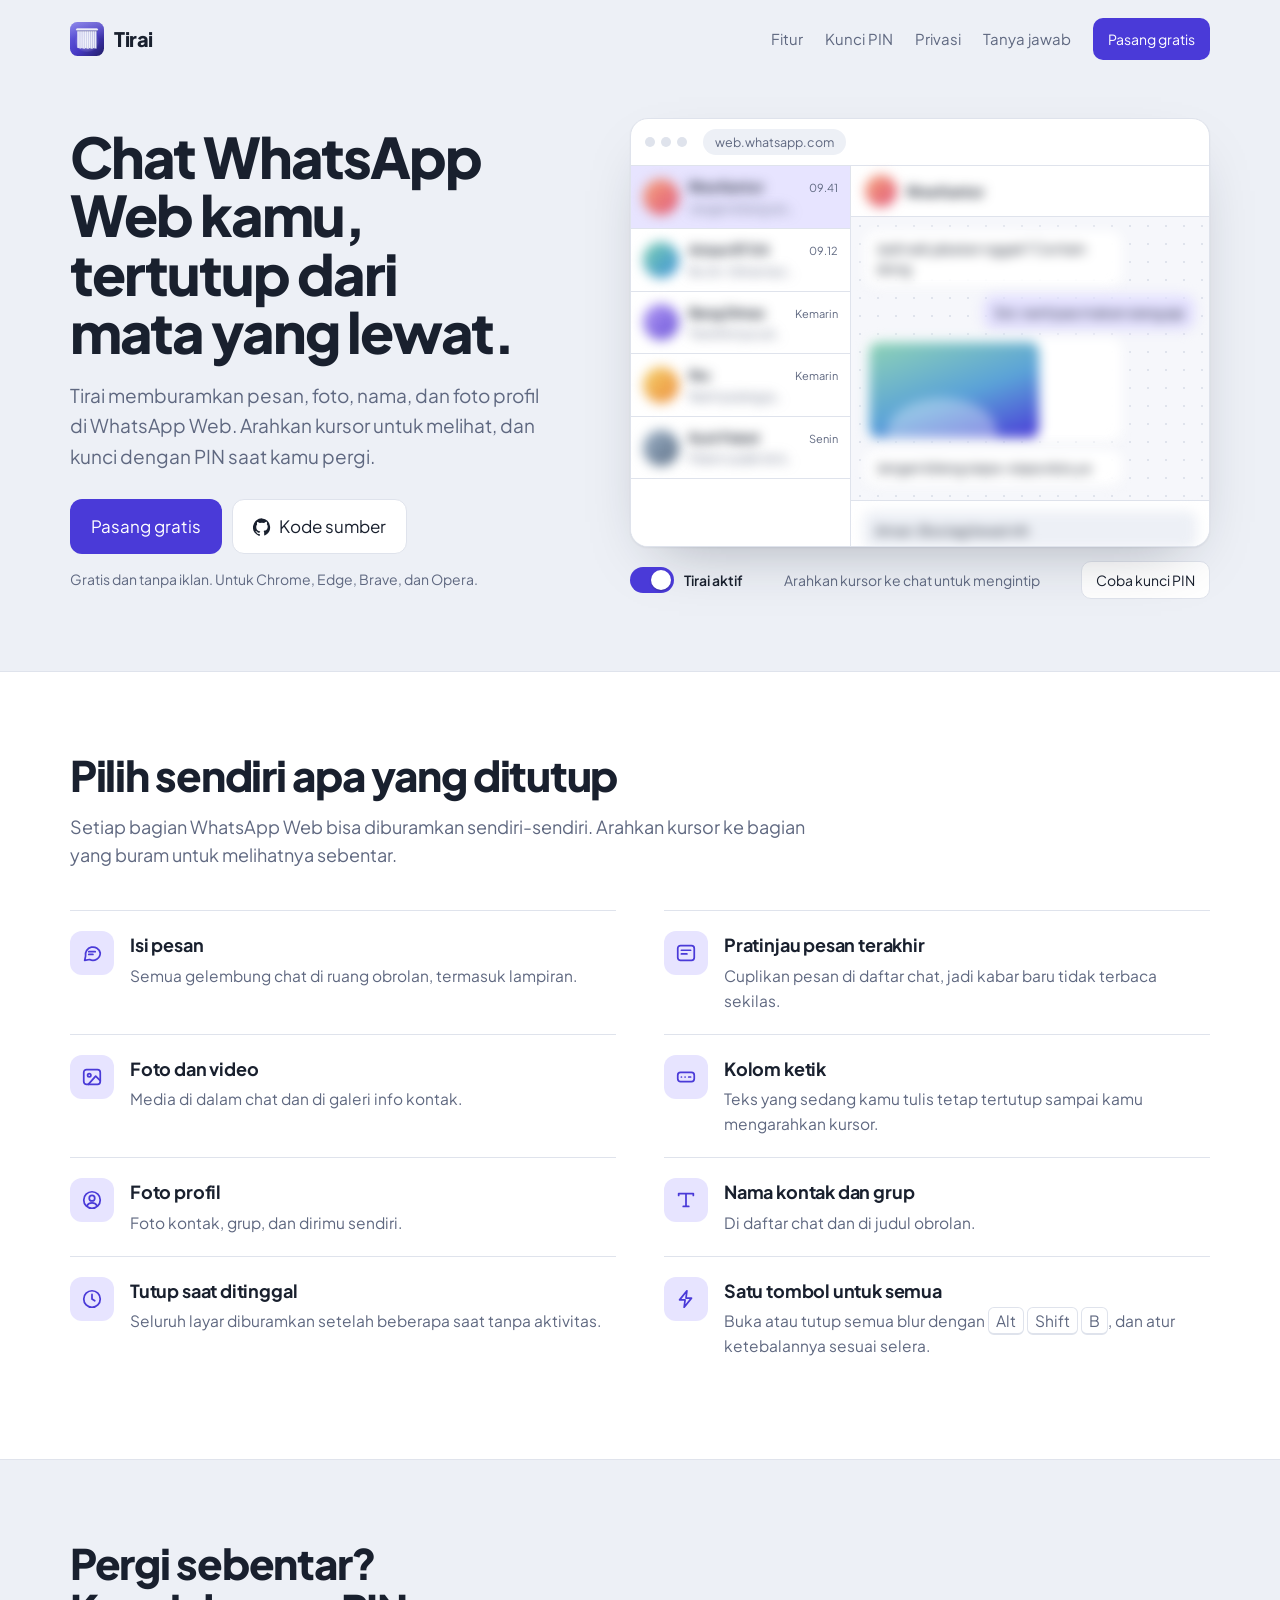
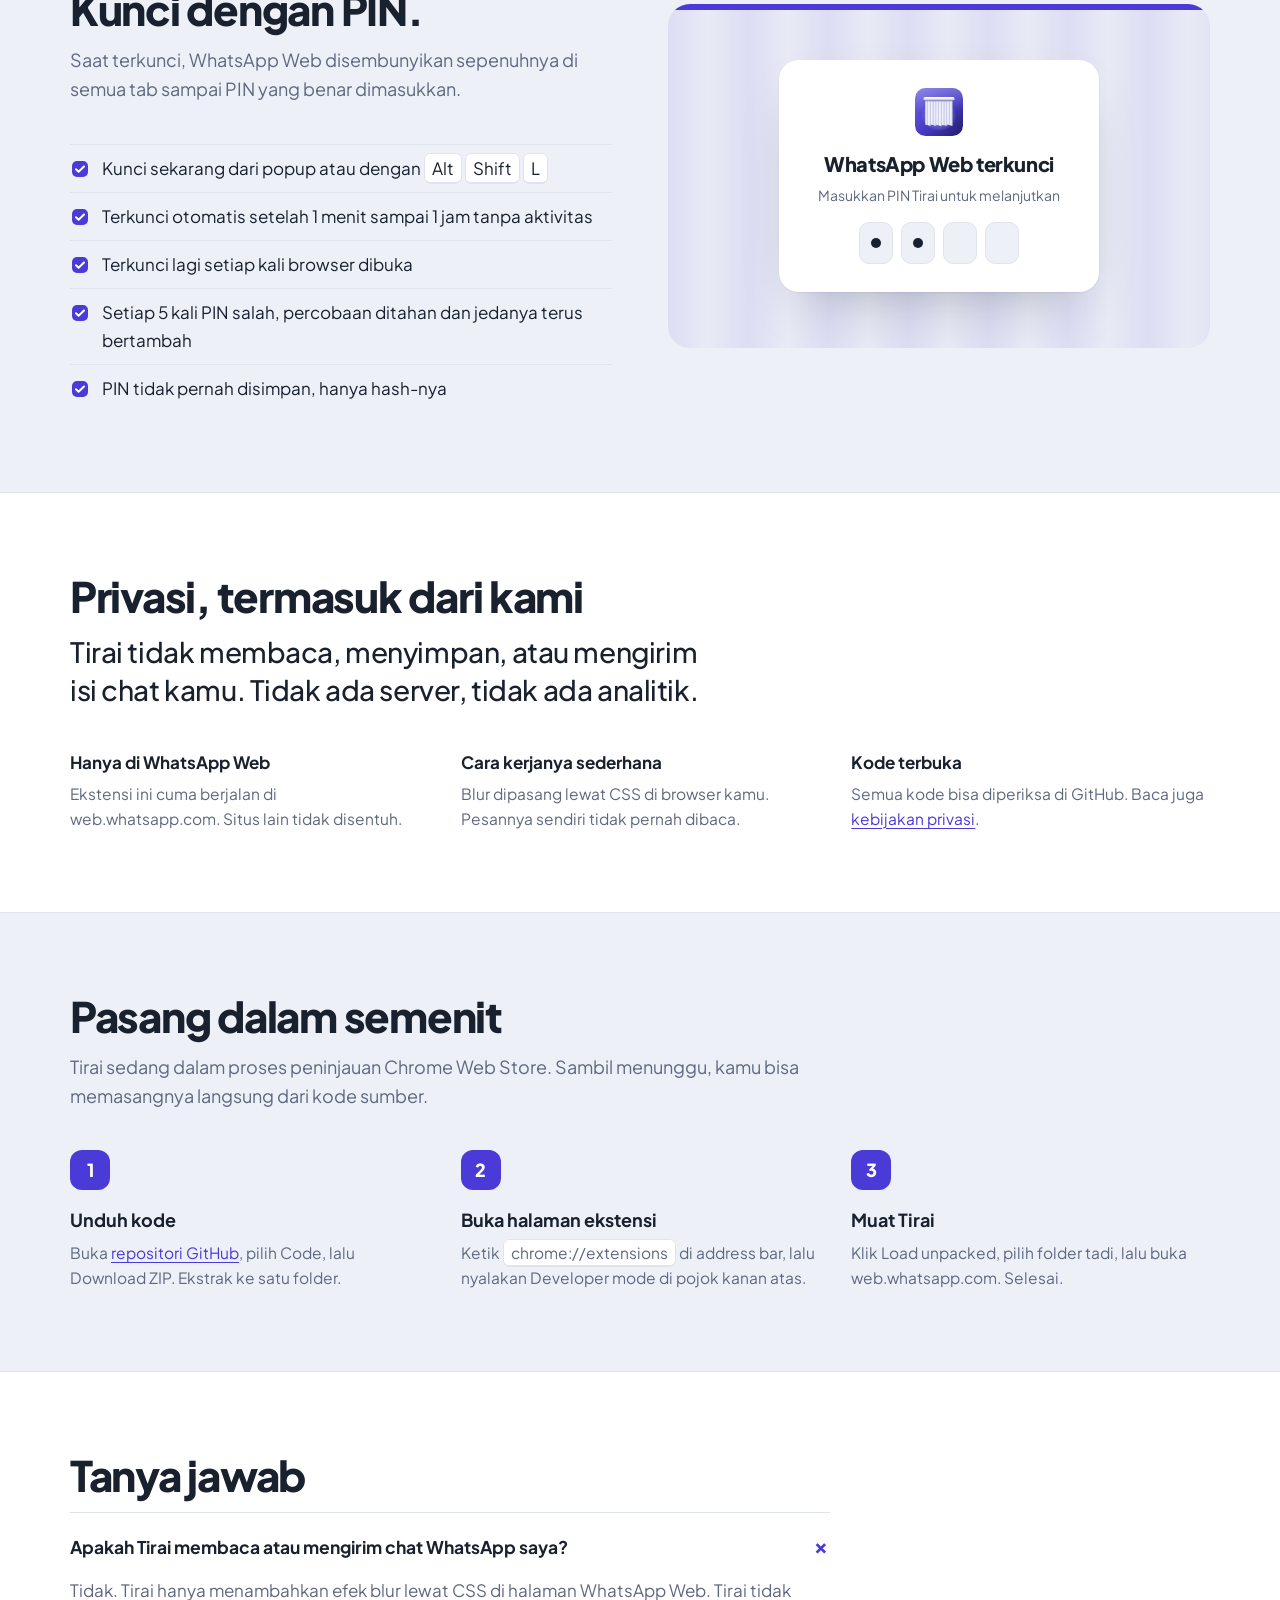
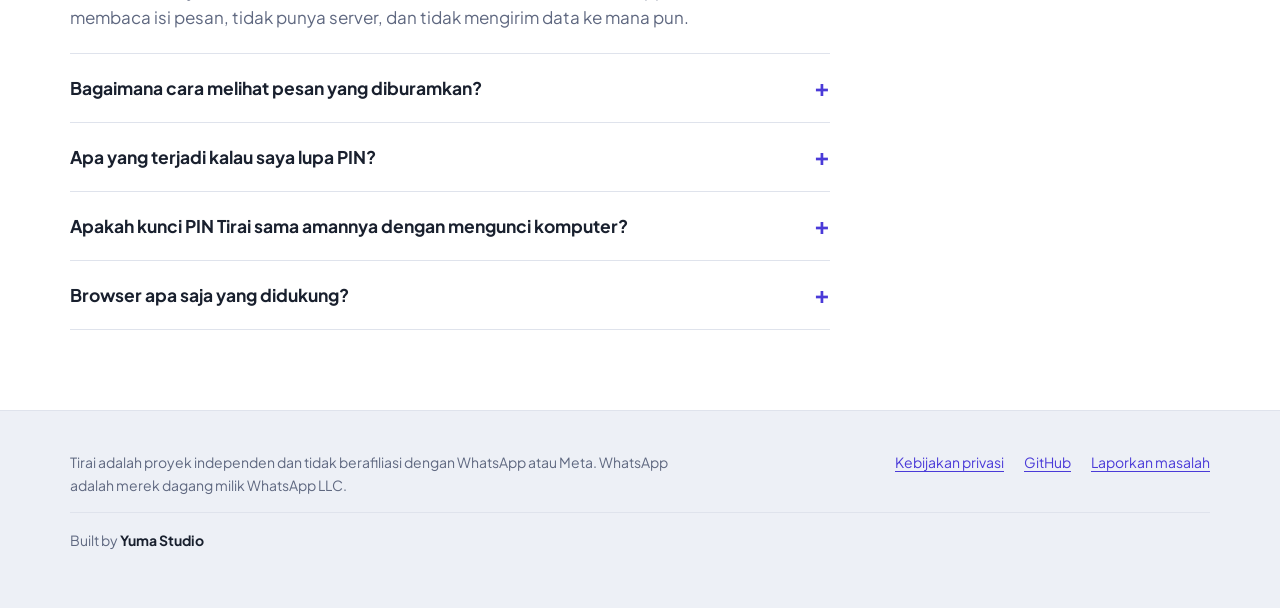
<file: docs/index.html>
<!doctype html>
<html lang="id">
<head>
  <meta charset="utf-8" />
  <meta name="viewport" content="width=device-width, initial-scale=1" />
  <title>Tirai: Blur dan Kunci PIN untuk WhatsApp Web | Ekstensi Privasi Chrome</title>
  <meta name="description" content="Tirai menyamarkan chat, foto, nama, dan foto profil di WhatsApp Web, lalu menguncinya dengan PIN saat kamu pergi. Gratis, tanpa iklan, tanpa mengirim data." />
  <meta name="keywords" content="privasi WhatsApp Web, blur WhatsApp Web, kunci WhatsApp Web, sembunyikan chat WhatsApp Web, PIN WhatsApp Web, ekstensi Chrome WhatsApp, privacy WhatsApp Web" />
  <meta name="robots" content="index, follow, max-image-preview:large" />
  <meta name="author" content="Yuma Studio" />
  <meta name="theme-color" content="#4a3ad8" />
  <link rel="canonical" href="https://tiraiwhatsapp.vercel.app/" />
  <link rel="alternate" hreflang="id" href="https://tiraiwhatsapp.vercel.app/" />
  <link rel="alternate" hreflang="x-default" href="https://tiraiwhatsapp.vercel.app/" />

  <!-- Icons -->
  <link rel="icon" href="favicon.ico" sizes="48x48" />
  <link rel="icon" href="favicon.svg" type="image/svg+xml" />
  <link rel="apple-touch-icon" href="apple-touch-icon.png" />
  <link rel="manifest" href="site.webmanifest" />

  <!-- Open Graph / social preview -->
  <meta property="og:type" content="website" />
  <meta property="og:locale" content="id_ID" />
  <meta property="og:site_name" content="Tirai" />
  <meta property="og:title" content="Tirai: Blur dan Kunci PIN untuk WhatsApp Web" />
  <meta property="og:description" content="Samarkan chat WhatsApp Web dari orang yang lewat. Arahkan kursor untuk melihat, kunci dengan PIN saat kamu pergi." />
  <meta property="og:url" content="https://tiraiwhatsapp.vercel.app/" />
  <meta property="og:image" content="https://tiraiwhatsapp.vercel.app/og-image.png" />
  <meta property="og:image:width" content="1200" />
  <meta property="og:image:height" content="630" />
  <meta property="og:image:alt" content="Jendela WhatsApp Web dengan chat yang diburamkan oleh Tirai" />
  <meta name="twitter:card" content="summary_large_image" />
  <meta name="twitter:title" content="Tirai: Blur dan Kunci PIN untuk WhatsApp Web" />
  <meta name="twitter:description" content="Samarkan chat WhatsApp Web dari orang yang lewat. Arahkan kursor untuk melihat, kunci dengan PIN saat kamu pergi." />
  <meta name="twitter:image" content="https://tiraiwhatsapp.vercel.app/og-image.png" />

  <link rel="preload" href="fonts/PlusJakartaSans.ttf" as="font" type="font/ttf" crossorigin />
  <link rel="stylesheet" href="site.css" />

  <script type="application/ld+json">
  {
    "@context": "https://schema.org",
    "@graph": [
      {
        "@type": "SoftwareApplication",
        "name": "Tirai",
        "alternateName": "Tirai: Privasi untuk WhatsApp Web",
        "description": "Ekstensi browser yang menyamarkan chat, media, nama, dan foto profil di WhatsApp Web, serta mengunci WhatsApp Web dengan PIN.",
        "applicationCategory": "BrowserApplication",
        "applicationSubCategory": "Privacy",
        "operatingSystem": "Google Chrome, Microsoft Edge, Brave, Opera, Firefox",
        "inLanguage": "id",
        "url": "https://tiraiwhatsapp.vercel.app/",
        "image": "https://tiraiwhatsapp.vercel.app/icon-512.png",
        "softwareVersion": "1.0.0",
        "offers": { "@type": "Offer", "price": "0", "priceCurrency": "IDR" },
        "codeRepository": "https://github.com/yudadwiptr/privacywaweb",
        "author": { "@id": "https://yumastudio.digital/#org" },
        "publisher": { "@id": "https://yumastudio.digital/#org" }
      },
      {
        "@type": "Organization",
        "@id": "https://yumastudio.digital/#org",
        "name": "Yuma Studio",
        "url": "https://yumastudio.digital/"
      },
      {
        "@type": "FAQPage",
        "mainEntity": [
          {
            "@type": "Question",
            "name": "Apakah Tirai membaca atau mengirim chat WhatsApp saya?",
            "acceptedAnswer": { "@type": "Answer", "text": "Tidak. Tirai hanya menambahkan efek blur lewat CSS di halaman WhatsApp Web. Tirai tidak membaca isi pesan, tidak punya server, dan tidak mengirim data ke mana pun." }
          },
          {
            "@type": "Question",
            "name": "Bagaimana cara melihat pesan yang diburamkan?",
            "acceptedAnswer": { "@type": "Answer", "text": "Arahkan kursor ke pesan, foto, atau nama yang diburamkan. Kamu juga bisa membuka atau menutup semua blur dengan Alt+Shift+B." }
          },
          {
            "@type": "Question",
            "name": "Apa yang terjadi kalau saya lupa PIN?",
            "acceptedAnswer": { "@type": "Answer", "text": "PIN tidak disimpan dalam bentuk asli, jadi tidak bisa dipulihkan. Hapus lalu pasang ulang ekstensi Tirai untuk mengatur PIN baru. Akun WhatsApp kamu tidak terpengaruh." }
          },
          {
            "@type": "Question",
            "name": "Apakah kunci PIN Tirai sama amannya dengan mengunci komputer?",
            "acceptedAnswer": { "@type": "Answer", "text": "Belum. Kunci PIN mencegah orang lain melihat WhatsApp Web saat kamu pergi sebentar, tapi orang yang paham bisa mematikan ekstensi lewat pengaturan browser. Untuk perlindungan penuh, kunci juga komputer kamu." }
          },
          {
            "@type": "Question",
            "name": "Browser apa saja yang didukung?",
            "acceptedAnswer": { "@type": "Answer", "text": "Google Chrome, Microsoft Edge, Brave, Opera, dan browser berbasis Chromium lainnya. Versi Firefox sedang disiapkan." }
          }
        ]
      }
    ]
  }
  </script>
</head>
<body>
  <a class="skip" href="#isi">Lewati ke konten</a>

  <header class="site-head">
    <div class="wrap">
      <a class="logo" href="./" aria-label="Tirai, beranda">
        <img src="logo.svg" alt="" />
        Tirai
      </a>
      <nav class="nav" aria-label="Utama">
        <a href="#fitur">Fitur</a>
        <a href="#kunci">Kunci PIN</a>
        <a href="#privasi">Privasi</a>
        <a href="#tanya">Tanya jawab</a>
        <a class="btn primary small" href="#pasang">Pasang gratis</a>
      </nav>
    </div>
  </header>

  <main id="isi">
    <section class="hero">
      <div class="wrap">
        <div>
          <h1>Chat WhatsApp Web kamu, tertutup dari mata yang lewat.</h1>
          <p class="lede">Tirai memburamkan pesan, foto, nama, dan foto profil di WhatsApp Web. Arahkan kursor untuk melihat, dan kunci dengan PIN saat kamu pergi.</p>
          <div class="ctas">
            <a class="btn primary" href="#pasang">Pasang gratis</a>
            <a class="btn quiet" href="https://github.com/yudadwiptr/privacywaweb" rel="noopener">
              <svg viewBox="0 0 24 24" fill="currentColor" aria-hidden="true"><path d="M12 .5a12 12 0 0 0-3.8 23.4c.6.1.8-.3.8-.6v-2c-3.3.7-4-1.6-4-1.6-.6-1.4-1.4-1.8-1.4-1.8-1.1-.7.1-.7.1-.7 1.2.1 1.8 1.2 1.8 1.2 1.1 1.8 2.8 1.3 3.5 1 .1-.8.4-1.3.8-1.6-2.7-.3-5.5-1.3-5.5-6 0-1.3.5-2.4 1.2-3.2-.1-.3-.5-1.5.1-3.2 0 0 1-.3 3.3 1.2a11.5 11.5 0 0 1 6 0C17.3 4.7 18.3 5 18.3 5c.7 1.7.3 2.9.1 3.2.8.8 1.2 1.9 1.2 3.2 0 4.6-2.8 5.6-5.5 5.9.4.4.8 1.1.8 2.2v3.3c0 .3.2.7.8.6A12 12 0 0 0 12 .5Z"/></svg>
              Kode sumber
            </a>
          </div>
          <p class="note">Gratis dan tanpa iklan. Untuk Chrome, Edge, Brave, dan Opera.</p>
        </div>

        <div class="demo" id="demo">
          <div class="frame">
            <div class="frame-bar" aria-hidden="true"><i></i><i></i><i></i><span>web.whatsapp.com</span></div>
            <div class="app" aria-label="Contoh WhatsApp Web dengan Tirai aktif">
              <aside class="chats">
                <div class="chat-row active"><span class="av a1 blurable"></span><span class="who"><b class="blurable">Rina Kantor</b><small class="blurable">Jangan bilang siapa-siapa dulu ya</small></span><span class="time">09.41</span></div>
                <div class="chat-row"><span class="av a2 blurable"></span><span class="who"><b class="blurable">Arisan RT 04</b><small class="blurable">Bu Sri: Giliran bulan depan siapa?</small></span><span class="time">09.12</span></div>
                <div class="chat-row"><span class="av a3 blurable"></span><span class="who"><b class="blurable">Bang Dimas</b><small class="blurable">Transfernya udah masuk, makasih</small></span><span class="time">Kemarin</span></div>
                <div class="chat-row"><span class="av a4 blurable"></span><span class="who"><b class="blurable">Ibu</b><small class="blurable">Nanti pulang jam berapa?</small></span><span class="time">Kemarin</span></div>
                <div class="chat-row"><span class="av a5 blurable"></span><span class="who"><b class="blurable">Kurir Paket</b><small class="blurable">Paket sudah di depan pagar</small></span><span class="time">Senin</span></div>
              </aside>
              <div class="room">
                <div class="room-head"><span class="av a1 blurable"></span><b class="blurable">Rina Kantor</b></div>
                <div class="msgs">
                  <div class="msg blurable">Jadi naik jabatan nggak? Ceritain dong</div>
                  <div class="msg out blurable">Sst, nanti pas makan siang aja</div>
                  <div class="msg photo blurable"><div class="photo-art"></div></div>
                  <div class="msg blurable">Jangan bilang siapa-siapa dulu ya</div>
                </div>
                <div class="composer"><span class="typing blurable">Aman. Bos lagi lewat nih</span></div>
              </div>
            </div>
            <div class="sweep" aria-hidden="true"></div>
            <div class="lockscreen" aria-hidden="true" id="demoLock">
              <div class="card">
                <img src="logo.svg" alt="" />
                <h3>WhatsApp Web terkunci</h3>
                <p>Masukkan PIN Tirai untuk melanjutkan</p>
                <div class="slots" id="demoSlots"><span></span><span></span><span></span><span></span>
                  <input id="demoPin" type="password" inputmode="numeric" maxlength="4" autocomplete="off" aria-label="PIN demo" tabindex="-1" />
                </div>
                <p class="hint">PIN contoh: 1234</p>
              </div>
            </div>
          </div>
          <div class="controls">
            <label class="toggle"><input type="checkbox" id="demoToggle" checked /><span class="track"></span> Tirai aktif</label>
            <span>Arahkan kursor ke chat untuk mengintip</span>
            <button class="btn quiet small" type="button" id="demoLockBtn">Coba kunci PIN</button>
          </div>
        </div>
      </div>
    </section>

    <section class="band paper" id="fitur">
      <div class="wrap">
        <h2>Pilih sendiri apa yang ditutup</h2>
        <p class="intro">Setiap bagian WhatsApp Web bisa diburamkan sendiri-sendiri. Arahkan kursor ke bagian yang buram untuk melihatnya sebentar.</p>
        <ul class="features">
          <li><span class="ico"><svg viewBox="0 0 24 24" fill="none" stroke="currentColor" stroke-width="1.9" stroke-linecap="round" stroke-linejoin="round"><path d="M21 12a8 8 0 0 1-11.6 7.1L4 20l1-4.6A8 8 0 1 1 21 12Z"/><path d="M8.5 10.5h7M8.5 13.5h4.5"/></svg></span>
            <div><h3>Isi pesan</h3><p>Semua gelembung chat di ruang obrolan, termasuk lampiran.</p></div></li>
          <li><span class="ico"><svg viewBox="0 0 24 24" fill="none" stroke="currentColor" stroke-width="1.9" stroke-linecap="round" stroke-linejoin="round"><rect x="3" y="4" width="18" height="16" rx="3"/><path d="M7 9h10M7 13h6"/></svg></span>
            <div><h3>Pratinjau pesan terakhir</h3><p>Cuplikan pesan di daftar chat, jadi kabar baru tidak terbaca sekilas.</p></div></li>
          <li><span class="ico"><svg viewBox="0 0 24 24" fill="none" stroke="currentColor" stroke-width="1.9" stroke-linecap="round" stroke-linejoin="round"><rect x="3" y="4" width="18" height="16" rx="3"/><circle cx="9" cy="10" r="1.8"/><path d="m21 16-5-5-8 9"/></svg></span>
            <div><h3>Foto dan video</h3><p>Media di dalam chat dan di galeri info kontak.</p></div></li>
          <li><span class="ico"><svg viewBox="0 0 24 24" fill="none" stroke="currentColor" stroke-width="1.9" stroke-linecap="round" stroke-linejoin="round"><rect x="3" y="7" width="18" height="10" rx="3"/><path d="M7 12h.01M11 12h.01M15 12h2"/></svg></span>
            <div><h3>Kolom ketik</h3><p>Teks yang sedang kamu tulis tetap tertutup sampai kamu mengarahkan kursor.</p></div></li>
          <li><span class="ico"><svg viewBox="0 0 24 24" fill="none" stroke="currentColor" stroke-width="1.9" stroke-linecap="round" stroke-linejoin="round"><circle cx="12" cy="12" r="9"/><circle cx="12" cy="10" r="3"/><path d="M6.5 18.2a6.5 6.5 0 0 1 11 0"/></svg></span>
            <div><h3>Foto profil</h3><p>Foto kontak, grup, dan dirimu sendiri.</p></div></li>
          <li><span class="ico"><svg viewBox="0 0 24 24" fill="none" stroke="currentColor" stroke-width="1.9" stroke-linecap="round" stroke-linejoin="round"><path d="M4 7V5h16v2M12 5v14M9 19h6"/></svg></span>
            <div><h3>Nama kontak dan grup</h3><p>Di daftar chat dan di judul obrolan.</p></div></li>
          <li><span class="ico"><svg viewBox="0 0 24 24" fill="none" stroke="currentColor" stroke-width="1.9" stroke-linecap="round" stroke-linejoin="round"><circle cx="12" cy="12" r="9"/><path d="M12 7v5l3 2"/></svg></span>
            <div><h3>Tutup saat ditinggal</h3><p>Seluruh layar diburamkan setelah beberapa saat tanpa aktivitas.</p></div></li>
          <li><span class="ico"><svg viewBox="0 0 24 24" fill="none" stroke="currentColor" stroke-width="1.9" stroke-linecap="round" stroke-linejoin="round"><path d="M13 3 5 13h6l-1 8 8-10h-6l1-8Z"/></svg></span>
            <div><h3>Satu tombol untuk semua</h3><p>Buka atau tutup semua blur dengan <kbd>Alt</kbd> <kbd>Shift</kbd> <kbd>B</kbd>, dan atur ketebalannya sesuai selera.</p></div></li>
        </ul>
      </div>
    </section>

    <section class="band" id="kunci">
      <div class="wrap split">
        <div>
          <h2>Pergi sebentar? Kunci dengan PIN.</h2>
          <p class="intro">Saat terkunci, WhatsApp Web disembunyikan sepenuhnya di semua tab sampai PIN yang benar dimasukkan.</p>
          <ul class="ticks">
            <li>Kunci sekarang dari popup atau dengan <kbd>Alt</kbd> <kbd>Shift</kbd> <kbd>L</kbd></li>
            <li>Terkunci otomatis setelah 1 menit sampai 1 jam tanpa aktivitas</li>
            <li>Terkunci lagi setiap kali browser dibuka</li>
            <li>Setiap 5 kali PIN salah, percobaan ditahan dan jedanya terus bertambah</li>
            <li>PIN tidak pernah disimpan, hanya hash-nya</li>
          </ul>
        </div>
        <div class="lock-figure" aria-hidden="true">
          <div class="card">
            <img src="logo.svg" alt="" />
            <h3>WhatsApp Web terkunci</h3>
            <p>Masukkan PIN Tirai untuk melanjutkan</p>
            <div class="slots"><span></span><span></span><span></span><span></span></div>
          </div>
        </div>
      </div>
    </section>

    <section class="band paper" id="privasi">
      <div class="wrap">
        <h2>Privasi, termasuk dari kami</h2>
        <p class="promise">Tirai tidak membaca, menyimpan, atau mengirim isi chat kamu. Tidak ada server, tidak ada analitik.</p>
        <div class="facts">
          <div><h3>Hanya di WhatsApp Web</h3><p>Ekstensi ini cuma berjalan di web.whatsapp.com. Situs lain tidak disentuh.</p></div>
          <div><h3>Cara kerjanya sederhana</h3><p>Blur dipasang lewat CSS di browser kamu. Pesannya sendiri tidak pernah dibaca.</p></div>
          <div><h3>Kode terbuka</h3><p>Semua kode bisa diperiksa di GitHub. Baca juga <a href="privacy.html">kebijakan privasi</a>.</p></div>
        </div>
      </div>
    </section>

    <section class="band" id="pasang">
      <div class="wrap">
        <h2>Pasang dalam semenit</h2>
        <p class="intro">Tirai sedang dalam proses peninjauan Chrome Web Store. Sambil menunggu, kamu bisa memasangnya langsung dari kode sumber.</p>
        <ol class="steps">
          <li><h3>Unduh kode</h3><p>Buka <a href="https://github.com/yudadwiptr/privacywaweb" rel="noopener">repositori GitHub</a>, pilih Code, lalu Download ZIP. Ekstrak ke satu folder.</p></li>
          <li><h3>Buka halaman ekstensi</h3><p>Ketik <kbd>chrome://extensions</kbd> di address bar, lalu nyalakan Developer mode di pojok kanan atas.</p></li>
          <li><h3>Muat Tirai</h3><p>Klik Load unpacked, pilih folder tadi, lalu buka web.whatsapp.com. Selesai.</p></li>
        </ol>
      </div>
    </section>

    <section class="band paper" id="tanya">
      <div class="wrap">
        <h2>Tanya jawab</h2>
        <div class="faq">
          <details open>
            <summary>Apakah Tirai membaca atau mengirim chat WhatsApp saya?</summary>
            <p>Tidak. Tirai hanya menambahkan efek blur lewat CSS di halaman WhatsApp Web. Tirai tidak membaca isi pesan, tidak punya server, dan tidak mengirim data ke mana pun.</p>
          </details>
          <details>
            <summary>Bagaimana cara melihat pesan yang diburamkan?</summary>
            <p>Arahkan kursor ke pesan, foto, atau nama yang diburamkan. Kamu juga bisa membuka atau menutup semua blur dengan Alt+Shift+B.</p>
          </details>
          <details>
            <summary>Apa yang terjadi kalau saya lupa PIN?</summary>
            <p>PIN tidak disimpan dalam bentuk asli, jadi tidak bisa dipulihkan. Hapus lalu pasang ulang ekstensi Tirai untuk mengatur PIN baru. Akun WhatsApp kamu tidak terpengaruh.</p>
          </details>
          <details>
            <summary>Apakah kunci PIN Tirai sama amannya dengan mengunci komputer?</summary>
            <p>Belum. Kunci PIN mencegah orang lain melihat WhatsApp Web saat kamu pergi sebentar, tapi orang yang paham bisa mematikan ekstensi lewat pengaturan browser. Untuk perlindungan penuh, kunci juga komputer kamu.</p>
          </details>
          <details>
            <summary>Browser apa saja yang didukung?</summary>
            <p>Google Chrome, Microsoft Edge, Brave, Opera, dan browser berbasis Chromium lainnya. Versi Firefox sedang disiapkan.</p>
          </details>
        </div>
      </div>
    </section>
  </main>

  <footer class="site-foot">
    <div class="wrap">
      <p>Tirai adalah proyek independen dan tidak berafiliasi dengan WhatsApp atau Meta. WhatsApp adalah merek dagang milik WhatsApp LLC.</p>
      <nav aria-label="Tautan kaki">
        <a href="privacy.html">Kebijakan privasi</a>
        <a href="https://github.com/yudadwiptr/privacywaweb" rel="noopener">GitHub</a>
        <a href="https://github.com/yudadwiptr/privacywaweb/issues" rel="noopener">Laporkan masalah</a>
      </nav>
      <p class="credit">Built by <a href="https://yumastudio.digital/" rel="noopener">Yuma Studio</a></p>
    </div>
  </footer>

  <script src="site.js" defer></script>
</body>
</html>
</file>
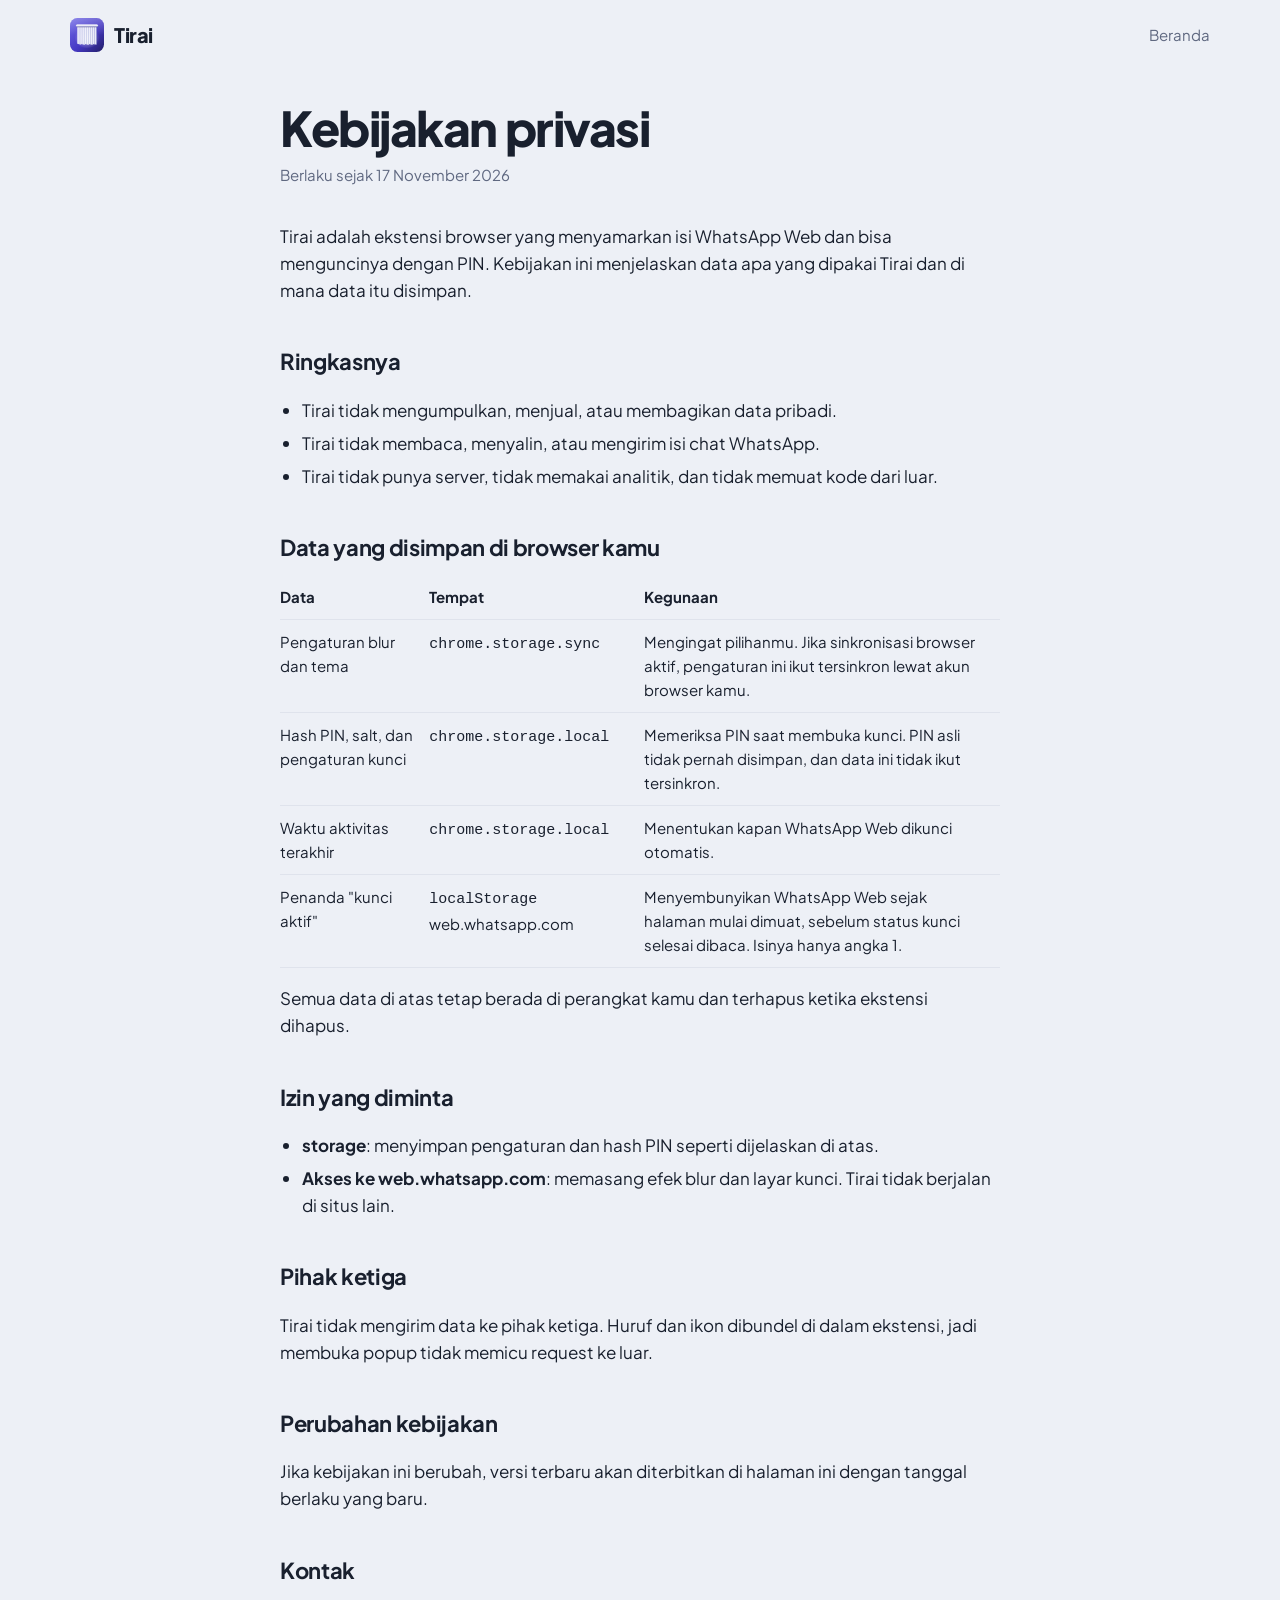
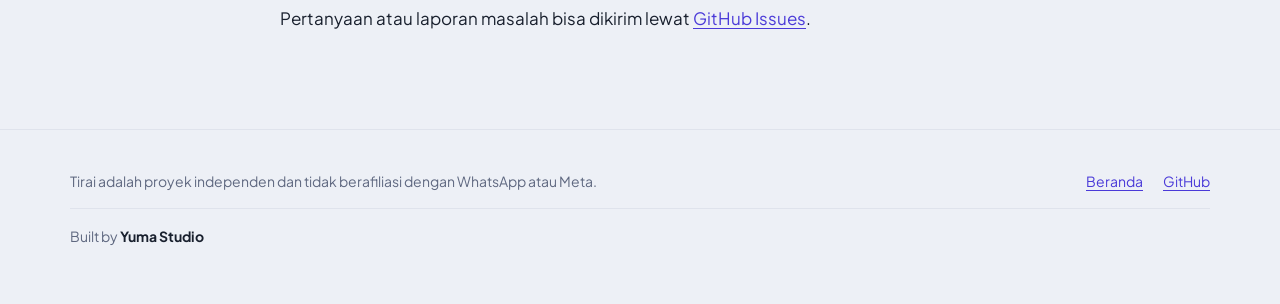
<file: docs/privacy.html>
<!doctype html>
<html lang="id">
<head>
  <meta charset="utf-8" />
  <meta name="viewport" content="width=device-width, initial-scale=1" />
  <title>Kebijakan Privasi | Tirai untuk WhatsApp Web</title>
  <meta name="description" content="Kebijakan privasi ekstensi Tirai: data apa yang disimpan, di mana, dan untuk apa. Tirai tidak mengumpulkan atau mengirim data pengguna." />
  <meta name="robots" content="index, follow" />
  <meta name="theme-color" content="#4a3ad8" />
  <link rel="canonical" href="https://tiraiwhatsapp.vercel.app/privacy.html" />
  <link rel="icon" href="favicon.ico" sizes="48x48" />
  <link rel="icon" href="favicon.svg" type="image/svg+xml" />
  <link rel="apple-touch-icon" href="apple-touch-icon.png" />
  <meta property="og:type" content="article" />
  <meta property="og:title" content="Kebijakan Privasi Tirai" />
  <meta property="og:description" content="Tirai tidak mengumpulkan, menjual, atau mengirim data pengguna." />
  <meta property="og:url" content="https://tiraiwhatsapp.vercel.app/privacy.html" />
  <meta property="og:image" content="https://tiraiwhatsapp.vercel.app/og-image.png" />
  <link rel="stylesheet" href="site.css" />
</head>
<body>
  <header class="site-head">
    <div class="wrap">
      <a class="logo" href="./" aria-label="Tirai, beranda">
        <img src="logo.svg" alt="" />
        Tirai
      </a>
      <nav class="nav" aria-label="Utama"><a href="./">Beranda</a></nav>
    </div>
  </header>

  <main class="article">
    <div class="wrap">
      <h1>Kebijakan privasi</h1>
      <p class="meta">Berlaku sejak 17 November 2026</p>

      <p>Tirai adalah ekstensi browser yang menyamarkan isi WhatsApp Web dan bisa menguncinya dengan PIN. Kebijakan ini menjelaskan data apa yang dipakai Tirai dan di mana data itu disimpan.</p>

      <h2>Ringkasnya</h2>
      <ul>
        <li>Tirai tidak mengumpulkan, menjual, atau membagikan data pribadi.</li>
        <li>Tirai tidak membaca, menyalin, atau mengirim isi chat WhatsApp.</li>
        <li>Tirai tidak punya server, tidak memakai analitik, dan tidak memuat kode dari luar.</li>
      </ul>

      <h2>Data yang disimpan di browser kamu</h2>
      <table>
        <thead><tr><th>Data</th><th>Tempat</th><th>Kegunaan</th></tr></thead>
        <tbody>
          <tr><td>Pengaturan blur dan tema</td><td><code>chrome.storage.sync</code></td><td>Mengingat pilihanmu. Jika sinkronisasi browser aktif, pengaturan ini ikut tersinkron lewat akun browser kamu.</td></tr>
          <tr><td>Hash PIN, salt, dan pengaturan kunci</td><td><code>chrome.storage.local</code></td><td>Memeriksa PIN saat membuka kunci. PIN asli tidak pernah disimpan, dan data ini tidak ikut tersinkron.</td></tr>
          <tr><td>Waktu aktivitas terakhir</td><td><code>chrome.storage.local</code></td><td>Menentukan kapan WhatsApp Web dikunci otomatis.</td></tr>
          <tr><td>Penanda "kunci aktif"</td><td><code>localStorage</code> web.whatsapp.com</td><td>Menyembunyikan WhatsApp Web sejak halaman mulai dimuat, sebelum status kunci selesai dibaca. Isinya hanya angka 1.</td></tr>
        </tbody>
      </table>
      <p>Semua data di atas tetap berada di perangkat kamu dan terhapus ketika ekstensi dihapus.</p>

      <h2>Izin yang diminta</h2>
      <ul>
        <li><strong>storage</strong>: menyimpan pengaturan dan hash PIN seperti dijelaskan di atas.</li>
        <li><strong>Akses ke web.whatsapp.com</strong>: memasang efek blur dan layar kunci. Tirai tidak berjalan di situs lain.</li>
      </ul>

      <h2>Pihak ketiga</h2>
      <p>Tirai tidak mengirim data ke pihak ketiga. Huruf dan ikon dibundel di dalam ekstensi, jadi membuka popup tidak memicu request ke luar.</p>

      <h2>Perubahan kebijakan</h2>
      <p>Jika kebijakan ini berubah, versi terbaru akan diterbitkan di halaman ini dengan tanggal berlaku yang baru.</p>

      <h2>Kontak</h2>
      <p>Pertanyaan atau laporan masalah bisa dikirim lewat <a href="https://github.com/yudadwiptr/privacywaweb/issues" rel="noopener">GitHub Issues</a>.</p>

    </div>
  </main>

  <footer class="site-foot">
    <div class="wrap">
      <p>Tirai adalah proyek independen dan tidak berafiliasi dengan WhatsApp atau Meta.</p>
      <nav aria-label="Tautan kaki">
        <a href="./">Beranda</a>
        <a href="https://github.com/yudadwiptr/privacywaweb" rel="noopener">GitHub</a>
      </nav>
      <p class="credit">Built by <a href="https://yumastudio.digital/" rel="noopener">Yuma Studio</a></p>
    </div>
  </footer>
</body>
</html>
</file>
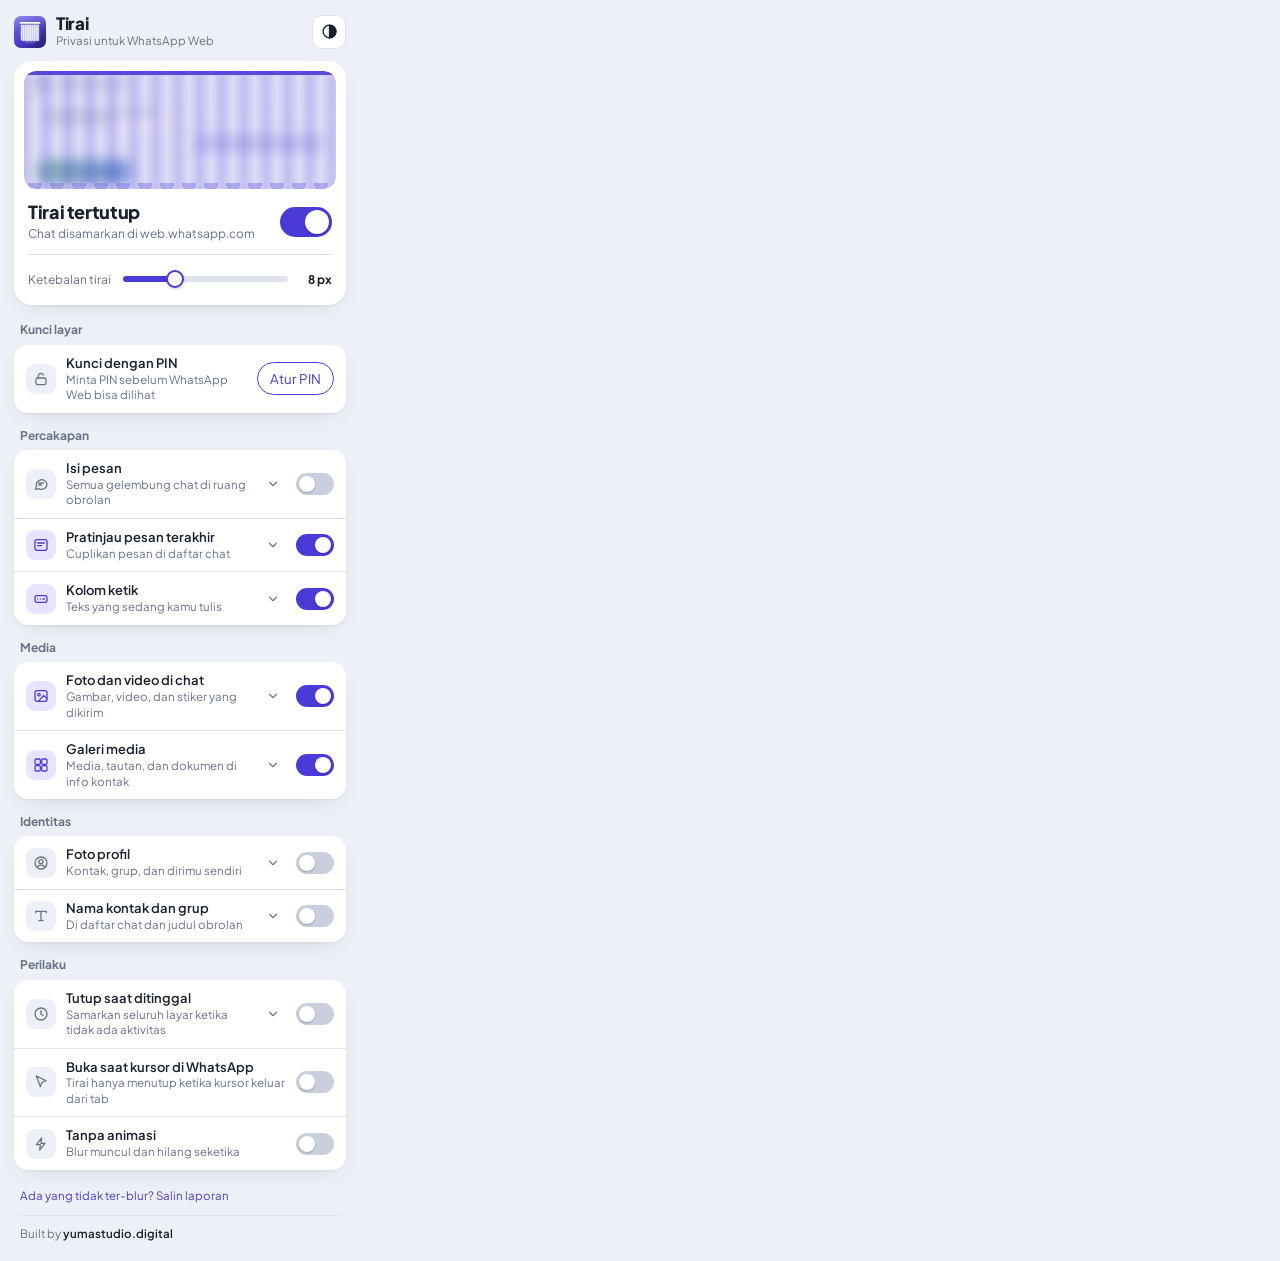
<file: popup/popup.html>
<!doctype html>
<html lang="id">
<head>
  <meta charset="utf-8" />
  <meta name="viewport" content="width=device-width, initial-scale=1" />
  <title>Tirai</title>
  <link rel="stylesheet" href="popup.css" />
</head>
<body>
  <div class="app">
    <header class="top">
      <div class="brand">
        <img class="mark" src="../icons/logo.svg" alt="" />
        <div>
          <h1>Tirai</h1>
          <p>Privasi untuk WhatsApp Web</p>
        </div>
      </div>
      <div class="top-actions">
        <button class="icon-btn" id="lockBtn" type="button" hidden aria-label="Kunci WhatsApp Web sekarang" title="Kunci sekarang"></button>
        <button class="icon-btn" id="themeBtn" type="button" aria-label="Ganti tema" title="Tema: ikuti sistem"></button>
      </div>
    </header>

    <!-- The stage: a tiny chat window that the curtain drops over -->
    <section class="stage" aria-label="Status perlindungan">
      <div class="window" aria-hidden="true">
        <div class="win-bar">
          <span class="avatar"></span>
          <span class="line w40"></span>
        </div>
        <div class="win-body">
          <div class="bubble in"><span class="line w70"></span><span class="line w45"></span></div>
          <div class="bubble out"><span class="line w60"></span></div>
          <div class="bubble in photo"><span class="pic"></span></div>
          <div class="bubble out"><span class="line w50"></span><span class="line w30"></span></div>
        </div>
        <div class="curtain">
          <span class="rod"></span>
        </div>
      </div>

      <div class="stage-row">
        <div class="stage-text">
          <h2 id="statusTitle">Tirai tertutup</h2>
          <p id="statusSub">Chat disamarkan di web.whatsapp.com</p>
        </div>
        <label class="switch big">
          <input type="checkbox" id="enabled" />
          <span class="track"><span class="thumb"></span></span>
          <span class="sr">Aktifkan Tirai</span>
        </label>
      </div>

      <div class="strength">
        <label for="blur">Ketebalan tirai</label>
        <input type="range" id="blur" min="3" max="20" step="1" />
        <output id="blurOut" for="blur">8 px</output>
      </div>
    </section>

    <section class="group" id="lockGroup" aria-labelledby="lockTitle">
      <h3 id="lockTitle">Kunci layar</h3>
      <div class="list lock-list" id="lockPanel"></div>
    </section>

    <main id="groups"></main>

    <footer class="foot">
      <p class="report">
        <button type="button" class="link" id="reportBtn">Ada yang tidak ter-blur? Salin laporan</button>
        <span id="reportMsg" aria-live="polite"></span>
      </p>
      <p class="credit">Built by <a href="https://yumastudio.digital/" target="_blank" rel="noopener">yumastudio.digital</a></p>
    </footer>
  </div>

  <script src="../shared/defaults.js"></script>
  <script src="../shared/lock.js"></script>
  <script src="popup.js"></script>
  <script src="lock-panel.js"></script>
  <script src="report.js"></script>
</body>
</html>
</file>
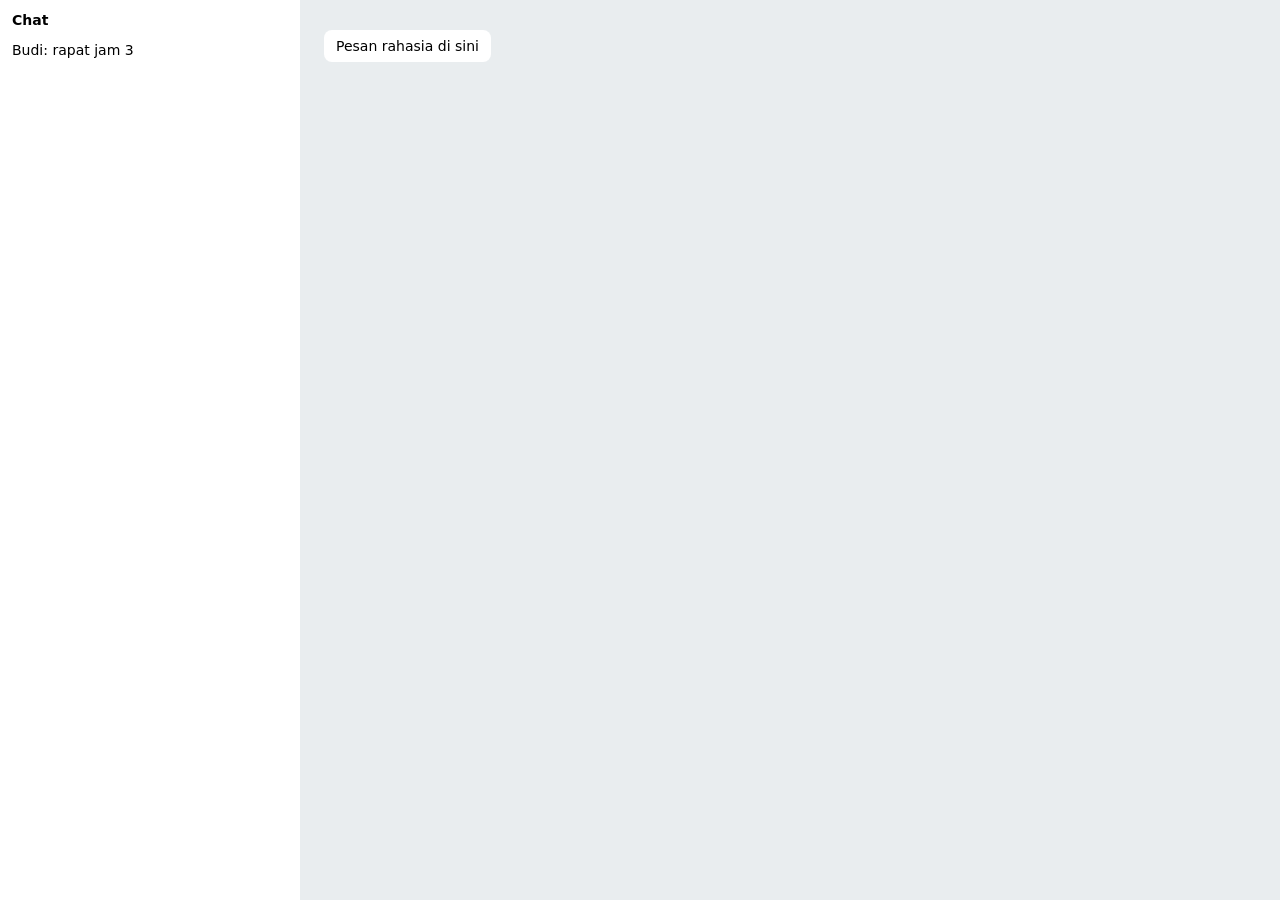
<file: tools/lock-preview.html>
<!doctype html>
<html lang="id">
<head>
<meta charset="utf-8" />
<title>Tirai lock preview</title>
<style>
  body { margin: 0; font: 14px system-ui; background: #e9edef; }
  #app { display: grid; grid-template-columns: 300px 1fr; height: 100vh; }
  #pane-side { background: #fff; padding: 12px; }
  #main { padding: 24px; }
  .message-in { background: #fff; padding: 8px 12px; border-radius: 8px; margin: 6px 0; width: fit-content; }
</style>
<script>
  /* Dev-only stand-in for chrome.storage so the content scripts run on a normal page. */
  (function () {
    const listeners = [];
    const mk = (areaName, prefix) => ({
      async get(k) { try { return { [k]: JSON.parse(localStorage.getItem(prefix + k)) }; } catch { return {}; } },
      async set(o) {
        const changes = {};
        for (const [k, v] of Object.entries(o)) {
          let old; try { old = JSON.parse(localStorage.getItem(prefix + k)); } catch {}
          localStorage.setItem(prefix + k, JSON.stringify(v));
          changes[k] = { oldValue: old, newValue: v };
        }
        listeners.forEach((fn) => fn(changes, areaName));
      }
    });
    window.chrome = { storage: { local: mk("local", "L:"), sync: mk("sync", "S:"), onChanged: { addListener: (fn) => listeners.push(fn) } } };
  })();
</script>
<script src="../shared/defaults.js"></script>
<script src="../shared/lock.js"></script>
<script src="../content/lock.js"></script>
</head>
<body>
  <div id="app">
    <div id="pane-side"><b>Chat</b><p>Budi: rapat jam 3</p></div>
    <div id="main"><div class="message-in">Pesan rahasia di sini</div></div>
  </div>
</body>
</html>
</file>
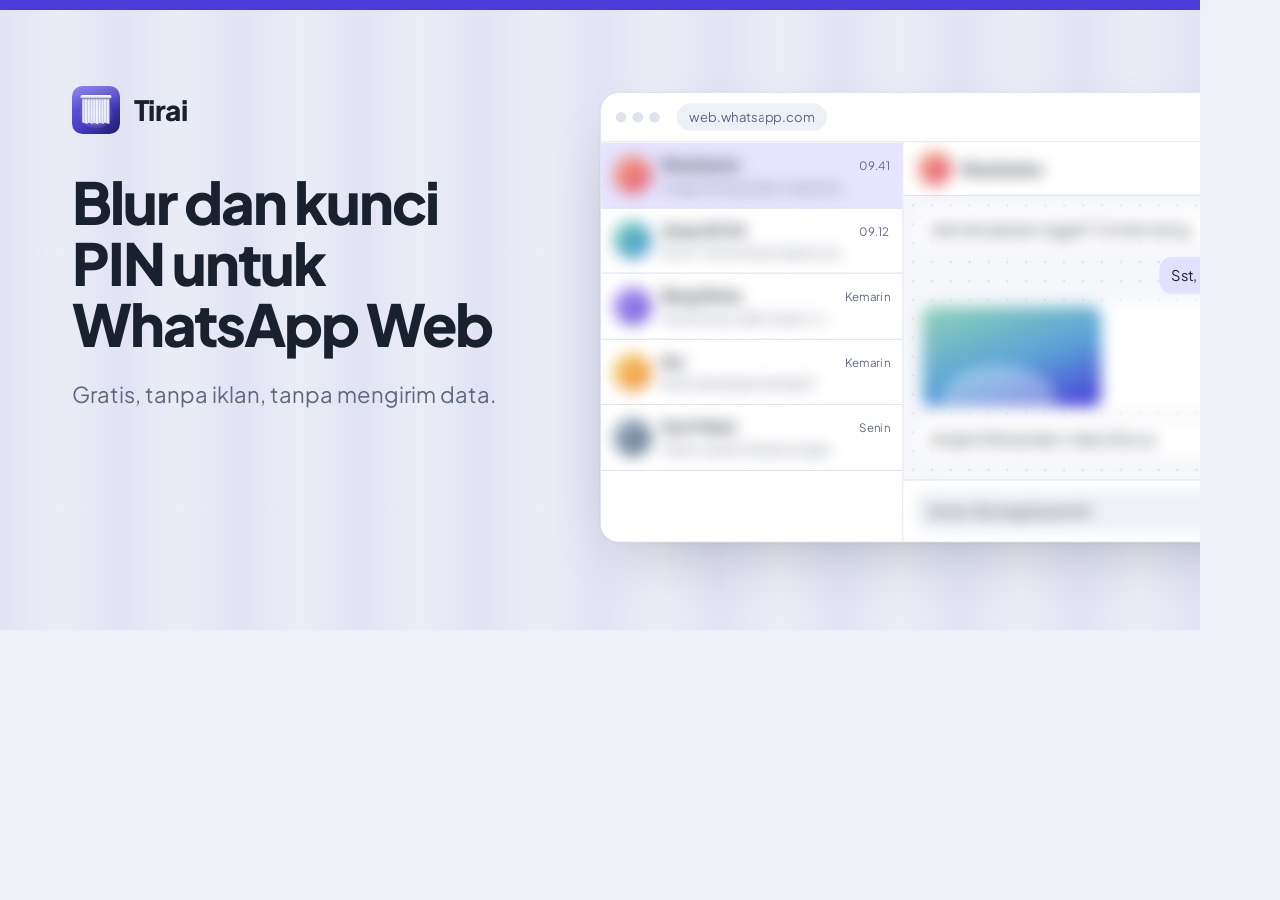
<file: store/promo/promo.html>
<!doctype html>
<html lang="id" data-theme="light">
<head>
<meta charset="utf-8" />
<title>Tirai promo</title>
<!-- Renders store/social images. Open with ?k=og|marquee|tile|shot-blur|shot-popup|shot-lock
     and screenshot at the size listed in SIZES (tools/render-promo.ps1 does this). -->
<link rel="stylesheet" href="../../docs/site.css" />
<style>
  html, body { margin: 0; overflow: hidden; }
  body { width: var(--w); height: var(--h); position: relative; }
  .bg {
    position: absolute; inset: 0;
    background: repeating-linear-gradient(90deg, rgba(74,58,216,.07) 0, rgba(74,58,216,.015) 60px, rgba(74,58,216,.07) 120px), var(--mist);
  }
  .bg::before { content: ""; position: absolute; top: 0; left: 0; right: 0; height: 10px; background: var(--velvet); }
  .brand { display: flex; align-items: center; gap: 14px; font-weight: 800; letter-spacing: -0.02em; }
  .brand svg { flex: none; }
  .copy { position: absolute; }
  .copy h1 { margin: 0; font-weight: 800; letter-spacing: -0.035em; line-height: 1.05; text-wrap: balance; }
  .copy p { margin: 0; color: var(--slate); }
  .stage { position: absolute; }
  .stage .frame { transform-origin: top left; }
  .demo.on .blurable { filter: blur(7px); }
  .demo.on .peek, .demo.on .peek .blurable { filter: none; }
  .popup-card { position: absolute; background: var(--paper); border-radius: 16px; box-shadow: var(--shadow); overflow: hidden; border: 1px solid var(--hair); }
  .popup-card iframe { border: 0; display: block; }
  .shot-frame { position: absolute; border-radius: 16px; overflow: hidden; box-shadow: var(--shadow); border: 1px solid var(--hair); background: var(--paper); }
  .shot-frame iframe { border: 0; display: block; }
</style>
</head>
<body>
<div class="bg"></div>
<div id="root"></div>
<script>
(async function () {
  const k = new URLSearchParams(location.search).get("k") || "og";
  const SIZES = { og: [1200, 630], marquee: [1400, 560], tile: [440, 280], "shot-blur": [1280, 800], "shot-popup": [1280, 800], "shot-lock": [1280, 800] };
  const [w, h] = SIZES[k];
  document.body.style.setProperty("--w", w + "px");
  document.body.style.setProperty("--h", h + "px");
  const root = document.getElementById("root");

  const MARK = (s) => `<img src="../../docs/logo.svg" width="${s}" height="${s}" alt="" style="display:block" />`;

  async function demoFrame({ peek } = {}) {
    const html = await (await fetch("../../docs/index.html")).text();
    const doc = new DOMParser().parseFromString(html, "text/html");
    const frame = doc.querySelector("#demo .frame");
    frame.querySelector(".lockscreen").remove();
    const wrap = document.createElement("div");
    wrap.className = "demo on";
    wrap.appendChild(document.importNode(frame, true));
    if (peek) wrap.querySelectorAll(".msg")[peek].classList.add("peek");
    return wrap;
  }

  function place(el, css) { Object.assign(el.style, css); return el; }

  if (k === "og" || k === "marquee") {
    const big = k === "marquee";
    root.innerHTML = `
      <div class="copy" style="left:${big ? 88 : 72}px; top:${big ? 92 : 86}px; width:${big ? 520 : 470}px">
        <div class="brand" style="font-size:${big ? 30 : 28}px; margin-bottom:${big ? 34 : 38}px">${MARK(big ? 52 : 48)}Tirai</div>
        <h1 style="font-size:${big ? 60 : 58}px; margin-bottom:22px">Blur dan kunci PIN untuk WhatsApp Web</h1>
        <p style="font-size:${big ? 22 : 22}px">Gratis, tanpa iklan, tanpa mengirim data.</p>
      </div>`;
    const stage = place(document.createElement("div"), { left: (big ? 680 : 600) + "px", top: (big ? 70 : 92) + "px", width: "760px" });
    stage.className = "stage";
    stage.appendChild(await demoFrame({ peek: 1 }));
    stage.querySelector(".frame").style.transform = `scale(${big ? 1.05 : 1.05})`;
    root.appendChild(stage);
  }

  if (k === "tile") {
    root.innerHTML = `
      <div class="copy" style="left:40px; top:52px; width:360px">
        ${MARK(72)}
        <h1 style="font-size:44px; margin:22px 0 8px">Tirai</h1>
        <p style="font-size:19px; color:var(--ink); font-weight:600">Blur dan kunci PIN<br />untuk WhatsApp Web</p>
      </div>`;
  }

  if (k === "shot-blur") {
    root.innerHTML = `
      <div class="copy" style="left:80px; top:84px; width:1120px">
        <h1 style="font-size:46px; margin-bottom:12px">Chat tertutup dari mata yang lewat</h1>
        <p style="font-size:21px">Arahkan kursor ke pesan untuk melihatnya sebentar.</p>
      </div>`;
    const stage = place(document.createElement("div"), { left: "80px", top: "250px", width: "1120px" });
    stage.className = "stage";
    stage.appendChild(await demoFrame({ peek: 1 }));
    stage.querySelector(".app").style.height = "460px";
    root.appendChild(stage);
  }

  if (k === "shot-popup") {
    localStorage.setItem("tirai", JSON.stringify({ theme: "light" }));
    localStorage.setItem("tiraiLock", JSON.stringify({ hash: "x", salt: "x", pinLength: 4, autoLock: 300 }));
    root.innerHTML = `
      <div class="copy" style="left:96px; top:250px; width:560px">
        <div class="brand" style="font-size:26px; margin-bottom:30px">${MARK(44)}Tirai</div>
        <h1 style="font-size:50px; margin-bottom:18px">Atur semuanya dari satu popup</h1>
        <p style="font-size:21px">Pilih bagian yang diburamkan, atur ketebalan blur, dan aktifkan kunci PIN.</p>
      </div>
      <div class="popup-card" style="left:760px; top:40px; width:362px; height:720px">
        <iframe src="../../popup/popup.html" width="362" height="1100" scrolling="no"></iframe>
      </div>`;
  }

  if (k === "shot-lock") {
    localStorage.setItem("L:tiraiLock", JSON.stringify({ hash: "x", salt: "eA==", iterations: 1, pinLength: 4, locked: true, autoLock: 300 }));
    localStorage.setItem("tirai-lock-hint", "1");
    root.innerHTML = `
      <div class="copy" style="left:80px; top:70px; width:1120px">
        <h1 style="font-size:46px; margin-bottom:12px">Pergi sebentar? Kunci dengan PIN</h1>
        <p style="font-size:21px">Terkunci otomatis saat ditinggal, saat browser dibuka, atau dengan Alt+Shift+L.</p>
      </div>
      <div class="shot-frame" style="left:80px; top:230px; width:1120px; height:520px">
        <iframe src="../../tools/lock-preview.html" width="1120" height="520"></iframe>
      </div>`;
  }

  document.fonts && (await document.fonts.ready);
  setTimeout(() => document.body.setAttribute("data-ready", ""), 600);
})();
</script>
</body>
</html>
</file>
<file: docs/site.css>
@font-face {
  font-family: "Plus Jakarta Sans";
  src: url("fonts/PlusJakartaSans.ttf") format("truetype");
  font-weight: 200 800;
  font-display: swap;
}

:root {
  --mist: #edf0f6;
  --paper: #ffffff;
  --ink: #19202e;
  --slate: #5f6880;
  --hair: #dfe3ec;
  --velvet: #4a3ad8;
  --velvet-deep: #3a2cb8;
  --velvet-soft: #e7e4ff;
  --velvet-ink: #ffffff;
  --danger: #c2334d;
  --win: #f6f7fb;
  --bubble-in: #ffffff;
  --bubble-out: #e3e0ff;
  --fold-a: rgba(74, 58, 216, 0.10);
  --fold-b: rgba(74, 58, 216, 0.03);
  --shadow: 0 1px 2px rgba(25, 32, 46, 0.06), 0 24px 60px -28px rgba(25, 32, 46, 0.35);
  color-scheme: light;
}

@media (prefers-color-scheme: dark) {
  :root:not([data-theme="light"]) {
    --mist: #11131a; --paper: #1a1d27; --ink: #e9ebf3; --slate: #9aa2b8; --hair: #2a2e3b;
    --velvet: #9b8fff; --velvet-deep: #b3aaff; --velvet-soft: #2a2550; --velvet-ink: #15122e; --danger: #ff7a8f;
    --win: #20232f; --bubble-in: #2b3040; --bubble-out: #3a3470;
    --fold-a: rgba(155, 143, 255, 0.08); --fold-b: rgba(155, 143, 255, 0.02);
    --shadow: 0 1px 2px rgba(0, 0, 0, 0.3), 0 24px 60px -24px rgba(0, 0, 0, 0.7);
    color-scheme: dark;
  }
}
:root[data-theme="dark"] {
  --mist: #11131a; --paper: #1a1d27; --ink: #e9ebf3; --slate: #9aa2b8; --hair: #2a2e3b;
  --velvet: #9b8fff; --velvet-deep: #b3aaff; --velvet-soft: #2a2550; --velvet-ink: #15122e; --danger: #ff7a8f;
  --win: #20232f; --bubble-in: #2b3040; --bubble-out: #3a3470;
  --fold-a: rgba(155, 143, 255, 0.08); --fold-b: rgba(155, 143, 255, 0.02);
  --shadow: 0 1px 2px rgba(0, 0, 0, 0.3), 0 24px 60px -24px rgba(0, 0, 0, 0.7);
  color-scheme: dark;
}

* { box-sizing: border-box; }
html { scroll-behavior: smooth; }
body {
  margin: 0;
  background: var(--mist);
  color: var(--ink);
  font: 400 17px/1.6 "Plus Jakarta Sans", system-ui, -apple-system, "Segoe UI", sans-serif;
  -webkit-font-smoothing: antialiased;
}
img, svg { display: block; max-width: 100%; }
a { color: var(--velvet); text-underline-offset: 3px; }
:focus-visible { outline: 2px solid var(--velvet); outline-offset: 3px; border-radius: 6px; }

.wrap { width: min(1140px, 100% - 32px); margin-inline: auto; }
.skip { position: absolute; left: -999px; }
.skip:focus { left: 16px; top: 12px; z-index: 10; background: var(--paper); padding: 8px 12px; }

/* Header */
.site-head { padding: 18px 0; }
.site-head .wrap { display: flex; align-items: center; justify-content: space-between; gap: 16px; }
.logo { display: flex; align-items: center; gap: 10px; color: var(--ink); text-decoration: none; font-weight: 800; font-size: 20px; letter-spacing: -0.02em; }
.logo img, .logo svg { width: 34px; height: 34px; }
.nav { display: flex; align-items: center; gap: 22px; font-size: 15px; }
.nav a { color: var(--slate); text-decoration: none; }
.nav a:hover { color: var(--ink); }
@media (max-width: 760px) { .nav a:not(.btn) { display: none; } }

.btn {
  display: inline-flex; align-items: center; justify-content: center; gap: 8px;
  font: 700 15px/1 inherit; font-family: inherit; text-decoration: none; cursor: pointer;
  padding: 13px 20px; border-radius: 12px; border: 1.5px solid transparent;
}
.btn.primary { background: var(--velvet); color: var(--velvet-ink); }
.btn.primary:hover { background: var(--velvet-deep); }
.btn.quiet { border-color: var(--hair); color: var(--ink); background: var(--paper); }
.btn.quiet:hover { border-color: var(--velvet); }
.btn.small { padding: 9px 14px; font-size: 14px; border-radius: 10px; }
.btn svg { width: 18px; height: 18px; }

/* Hero */
.hero { padding: 40px 0 72px; }
.hero .wrap { display: grid; grid-template-columns: minmax(0, 1fr) minmax(0, 1.15fr); gap: 56px; align-items: center; }
.hero h1 {
  margin: 0 0 20px; font-size: clamp(38px, 4.4vw, 56px); line-height: 1.04; font-weight: 800; letter-spacing: -0.035em;
  text-wrap: balance;
}
.hero .lede { margin: 0 0 28px; font-size: 19px; color: var(--slate); max-width: 34ch; }
.hero .ctas { display: flex; flex-wrap: wrap; gap: 10px; }
.hero .note { margin: 14px 0 0; font-size: 14px; color: var(--slate); }
@media (max-width: 920px) {
  .hero .wrap { grid-template-columns: 1fr; gap: 36px; }
  .hero .lede { max-width: 46ch; }
}

/* Demo: a pretend WhatsApp Web window */
.demo { position: relative; }
.frame {
  position: relative; overflow: hidden;
  background: var(--paper); border-radius: 18px; box-shadow: var(--shadow);
  border: 1px solid var(--hair);
}
.frame-bar { display: flex; align-items: center; gap: 6px; padding: 10px 14px; border-bottom: 1px solid var(--hair); font-size: 12.5px; color: var(--slate); }
.frame-bar i { width: 10px; height: 10px; border-radius: 50%; background: var(--hair); }
.frame-bar span { margin-left: 10px; padding: 3px 12px; border-radius: 999px; background: var(--mist); }
.app { display: grid; grid-template-columns: 38% 1fr; height: 380px; background: var(--win); }
.chats { border-right: 1px solid var(--hair); background: var(--paper); overflow: hidden; }
.chat-row { display: grid; grid-template-columns: 36px 1fr auto; gap: 10px; align-items: center; padding: 10px 12px; border-bottom: 1px solid var(--hair); }
.chat-row.active { background: var(--velvet-soft); }
.av { width: 36px; height: 36px; border-radius: 50%; }
.av.a1 { background: linear-gradient(135deg, #f6a57b, #e0567b); }
.av.a2 { background: linear-gradient(135deg, #7bd0b0, #3c8fd8); }
.av.a3 { background: linear-gradient(135deg, #b39cf5, #6a52d8); }
.av.a4 { background: linear-gradient(135deg, #f5d36b, #ec8b3c); }
.av.a5 { background: linear-gradient(135deg, #9fb3c8, #5c6f86); }
.who { min-width: 0; }
.who b { display: block; font-size: 13.5px; font-weight: 700; white-space: nowrap; overflow: hidden; text-overflow: ellipsis; }
.who small { display: block; font-size: 12.5px; color: var(--slate); white-space: nowrap; overflow: hidden; text-overflow: ellipsis; }
.time { font-size: 11px; color: var(--slate); align-self: start; padding-top: 3px; }

.room { display: grid; grid-template-rows: auto 1fr auto; min-width: 0; }
.room-head { display: flex; align-items: center; gap: 10px; padding: 9px 14px; background: var(--paper); border-bottom: 1px solid var(--hair); }
.room-head .av { width: 32px; height: 32px; }
.room-head b { font-size: 14px; }
.msgs { display: flex; flex-direction: column; gap: 8px; padding: 14px; overflow: hidden;
  background-image: radial-gradient(var(--hair) 1px, transparent 1px); background-size: 18px 18px; }
.msg { max-width: 78%; padding: 8px 11px; border-radius: 12px; font-size: 14px; line-height: 1.4; background: var(--bubble-in); box-shadow: 0 1px 1px rgba(0,0,0,.05); }
.msg.out { align-self: flex-end; background: var(--bubble-out); }
.msg.photo { padding: 4px; }
.photo-art { width: 170px; height: 96px; border-radius: 9px; background: linear-gradient(160deg, #8fd3b5 0%, #5aa2d8 55%, #4a3ad8 100%); position: relative; overflow: hidden; }
.photo-art::after { content: ""; position: absolute; left: 18px; bottom: -30px; width: 110px; height: 70px; border-radius: 50%; background: rgba(255,255,255,.35); }
.composer { display: flex; align-items: center; gap: 8px; padding: 10px 12px; background: var(--paper); border-top: 1px solid var(--hair); }
.typing { flex: 1; padding: 8px 12px; border-radius: 10px; background: var(--mist); font-size: 14px; }

/* the blur itself, mirroring what the extension does */
.blurable { transition: filter .25s ease; }
.demo.on .blurable { filter: blur(6px); }
.demo.on .blurable:hover { filter: none; }

/* curtain sweep when the demo turns on */
.sweep {
  position: absolute; inset: 0; pointer-events: none; z-index: 2;
  background: repeating-linear-gradient(90deg, var(--fold-a) 0, rgba(74,58,216,.18) 20px, var(--fold-a) 40px);
  transform: translateY(-101%);
}
.demo.sweeping .sweep { animation: sweep 1s cubic-bezier(.65,0,.25,1) forwards; }
@keyframes sweep { 0% { transform: translateY(-101%); } 50% { transform: translateY(0); } 100% { transform: translateY(101%); } }

/* lock screen inside the demo */
.lockscreen {
  position: absolute; inset: 0; z-index: 3; display: grid; place-items: center; text-align: center;
  background: repeating-linear-gradient(90deg, var(--fold-a) 0, var(--fold-b) 40px, var(--fold-a) 80px), var(--mist);
  transform: translateY(-101%); transition: transform .6s cubic-bezier(.65,0,.25,1);
}
.lockscreen::before { content: ""; position: absolute; top: 0; left: 0; right: 0; height: 5px; background: var(--velvet); }
.demo.locked .lockscreen { transform: translateY(0); }
.lockscreen .card { background: var(--paper); padding: 24px 26px 20px; border-radius: 18px; box-shadow: var(--shadow); width: min(300px, 90%); }
.lockscreen img { width: 42px; height: 42px; margin: 0 auto 10px; }
.lockscreen h3 { margin: 0; font-size: 18px; font-weight: 800; letter-spacing: -0.02em; }
.lockscreen p { margin: 4px 0 14px; font-size: 13px; color: var(--slate); }
.slots { position: relative; display: flex; justify-content: center; gap: 8px; }
.slots span { width: 34px; height: 42px; border-radius: 10px; border: 1.5px solid var(--hair); background: var(--mist); display: grid; place-items: center; }
.slots span.filled::after { content: ""; width: 10px; height: 10px; border-radius: 50%; background: var(--ink); }
.slots input { position: absolute; inset: 0; opacity: 0; width: 100%; font-size: 16px; }
.slots.shake { animation: shake .38s; }
.slots.shake span { border-color: var(--danger); }
@keyframes shake { 20%{transform:translateX(-8px)} 40%{transform:translateX(7px)} 60%{transform:translateX(-5px)} 80%{transform:translateX(3px)} }
.lockscreen .hint { margin: 12px 0 0; font-size: 12px; }

.controls { display: flex; flex-wrap: wrap; align-items: center; justify-content: space-between; gap: 12px; margin-top: 14px; font-size: 14px; color: var(--slate); }
.toggle { display: inline-flex; align-items: center; gap: 10px; cursor: pointer; color: var(--ink); font-weight: 600; }
.toggle input { position: absolute; opacity: 0; }
.toggle .track { width: 44px; height: 26px; border-radius: 13px; background: var(--hair); position: relative; transition: background .2s; }
.toggle .track::after { content: ""; position: absolute; top: 3px; left: 3px; width: 20px; height: 20px; border-radius: 50%; background: #fff; box-shadow: 0 1px 2px rgba(0,0,0,.25); transition: transform .2s; }
.toggle input:checked + .track { background: var(--velvet); }
.toggle input:checked + .track::after { transform: translateX(18px); }
.toggle input:focus-visible + .track { outline: 2px solid var(--velvet); outline-offset: 2px; }

@media (max-width: 600px) {
  .app { grid-template-columns: 1fr; height: 360px; }
  .chats { display: none; }
  .photo-art { width: 140px; }
}

/* Sections */
section { scroll-margin-top: 20px; }
.band { padding: 80px 0; border-top: 1px solid var(--hair); }
.band.paper { background: var(--paper); }
.band h2 { margin: 0 0 14px; font-size: clamp(30px, 3.6vw, 42px); line-height: 1.1; font-weight: 800; letter-spacing: -0.03em; text-wrap: balance; }
.band .intro { margin: 0 0 40px; color: var(--slate); font-size: 18px; max-width: 58ch; }

.features { list-style: none; margin: 0; padding: 0; display: grid; grid-template-columns: repeat(2, minmax(0, 1fr)); column-gap: 48px; }
.features li { display: grid; grid-template-columns: 44px 1fr; gap: 16px; padding: 20px 0; border-top: 1px solid var(--hair); }
.features .ico { width: 44px; height: 44px; border-radius: 12px; display: grid; place-items: center; background: var(--velvet-soft); color: var(--velvet); }
.features .ico svg { width: 22px; height: 22px; }
.features h3 { margin: 0 0 4px; font-size: 18px; font-weight: 700; letter-spacing: -0.01em; }
.features p { margin: 0; color: var(--slate); font-size: 15.5px; }
@media (max-width: 760px) { .features { grid-template-columns: 1fr; } }

.split { display: grid; grid-template-columns: minmax(0, 1fr) minmax(0, 1fr); gap: 56px; align-items: center; }
@media (max-width: 860px) { .split { grid-template-columns: 1fr; gap: 32px; } }
.ticks { list-style: none; margin: 0; padding: 0; }
.ticks li { position: relative; padding: 10px 0 10px 32px; border-top: 1px solid var(--hair); }
.ticks li::before {
  content: ""; position: absolute; left: 2px; top: 16px; width: 16px; height: 16px; border-radius: 5px;
  background: var(--velvet) url("data:image/svg+xml,%3Csvg xmlns='http://www.w3.org/2000/svg' viewBox='0 0 16 16'%3E%3Cpath d='m4 8.3 2.6 2.5L12 5.5' fill='none' stroke='white' stroke-width='2' stroke-linecap='round' stroke-linejoin='round'/%3E%3C/svg%3E") center/100% no-repeat;
}
kbd { font: 600 13px/1 inherit; font-family: inherit; padding: 3px 7px; border-radius: 6px; background: var(--paper); border: 1px solid var(--hair); border-bottom-width: 2px; }

.lock-figure { background: repeating-linear-gradient(90deg, var(--fold-a) 0, var(--fold-b) 40px, var(--fold-a) 80px), var(--mist); border-radius: 22px; padding: 56px 24px; display: grid; place-items: center; position: relative; overflow: hidden; }
.lock-figure::before { content: ""; position: absolute; top: 0; left: 0; right: 0; height: 6px; background: var(--velvet); }
.lock-figure .card { background: var(--paper); border-radius: 20px; padding: 28px; text-align: center; box-shadow: var(--shadow); width: min(320px, 100%); }
.lock-figure img { width: 48px; height: 48px; margin: 0 auto 12px; }
.lock-figure h3 { margin: 0; font-size: 20px; font-weight: 800; letter-spacing: -0.02em; }
.lock-figure p { margin: 4px 0 16px; font-size: 14px; color: var(--slate); }
.lock-figure .slots span:nth-child(-n+2)::after { content: ""; width: 10px; height: 10px; border-radius: 50%; background: var(--ink); }

.promise { font-size: clamp(22px, 2.4vw, 28px); line-height: 1.35; font-weight: 500; letter-spacing: -0.015em; margin: 0 0 40px; max-width: 34ch; text-wrap: balance; }
.facts { display: grid; grid-template-columns: repeat(3, minmax(0, 1fr)); gap: 32px; }
.facts h3 { margin: 0 0 6px; font-size: 17px; font-weight: 700; }
.facts p { margin: 0; color: var(--slate); font-size: 15.5px; }
@media (max-width: 760px) { .facts { grid-template-columns: 1fr; gap: 20px; } }

.steps { counter-reset: step; list-style: none; margin: 0; padding: 0; display: grid; grid-template-columns: repeat(3, minmax(0, 1fr)); gap: 32px; }
.steps li { counter-increment: step; position: relative; padding-top: 56px; }
.steps li::before {
  content: counter(step); position: absolute; top: 0; left: 0; width: 40px; height: 40px; border-radius: 12px;
  display: grid; place-items: center; background: var(--velvet); color: var(--velvet-ink); font-weight: 800; font-size: 18px;
}
.steps h3 { margin: 0 0 6px; font-size: 18px; font-weight: 700; }
.steps p { margin: 0; color: var(--slate); font-size: 15.5px; }
@media (max-width: 760px) { .steps { grid-template-columns: 1fr; } }

.faq { max-width: 760px; }
.faq details { border-top: 1px solid var(--hair); padding: 4px 0; }
.faq details:last-child { border-bottom: 1px solid var(--hair); }
.faq summary { cursor: pointer; list-style: none; display: flex; justify-content: space-between; gap: 16px; padding: 16px 0; font-weight: 700; font-size: 17.5px; }
.faq summary::-webkit-details-marker { display: none; }
.faq summary::after { content: "+"; font-size: 24px; line-height: 1; color: var(--velvet); transition: transform .2s; }
.faq details[open] summary::after { transform: rotate(45deg); }
.faq details p { margin: 0 0 18px; color: var(--slate); max-width: 64ch; }

.site-foot { padding: 40px 0 56px; border-top: 1px solid var(--hair); font-size: 14px; color: var(--slate); }
.site-foot .wrap { display: flex; flex-wrap: wrap; justify-content: space-between; gap: 16px 32px; }
.site-foot nav { display: flex; gap: 20px; }
.site-foot p { margin: 0; max-width: 60ch; }
.site-foot .credit { flex-basis: 100%; max-width: none; padding-top: 16px; border-top: 1px solid var(--hair); }
.site-foot .credit a { color: var(--ink); font-weight: 700; text-decoration: none; }
.site-foot .credit a:hover { color: var(--velvet); text-decoration: underline; }

/* Article (privacy policy) */
.article { padding: 32px 0 80px; }
.article .wrap { max-width: 720px; }
.article h1 { font-size: clamp(34px, 4.4vw, 48px); line-height: 1.1; letter-spacing: -0.03em; font-weight: 800; margin: 0 0 8px; }
.article .meta { color: var(--slate); margin: 0 0 36px; font-size: 15px; }
.article h2 { font-size: 22px; letter-spacing: -0.015em; margin: 40px 0 10px; }
.article p, .article li { color: var(--ink); }
.article ul { padding-left: 22px; }
.article li + li { margin-top: 6px; }
.article table { width: 100%; border-collapse: collapse; font-size: 15px; margin: 8px 0; }
.article th, .article td { text-align: left; padding: 10px 12px 10px 0; border-bottom: 1px solid var(--hair); vertical-align: top; }
.article th { font-weight: 700; }

@media (prefers-reduced-motion: reduce) {
  html { scroll-behavior: auto; }
  *, *::before, *::after { animation: none !important; transition: none !important; }
}
</file>
<file: popup/popup.css>
/* Bundled locally: a privacy extension shouldn't ping Google Fonts every time the popup opens. */
@font-face {
  font-family: "Plus Jakarta Sans";
  src: url("../fonts/PlusJakartaSans.ttf") format("truetype");
  font-weight: 200 800;
  font-display: swap;
}

:root {
  --mist: #edf0f6;
  --paper: #ffffff;
  --ink: #19202e;
  --slate: #687189;
  --hair: #dfe3ec;
  --velvet: #4a3ad8;
  --velvet-soft: #e7e4ff;
  --velvet-ink: #ffffff;
  --danger: #c2334d;
  --track-off: #c9cfdc;
  --win: #f6f7fb;
  --bubble-in: #ffffff;
  --bubble-out: #dcd8ff;
  --line: #b9bfce;
  --curtain-a: rgba(74, 58, 216, 0.30);
  --curtain-b: rgba(74, 58, 216, 0.14);
  --shadow: 0 1px 2px rgba(25, 32, 46, 0.06), 0 8px 24px -12px rgba(25, 32, 46, 0.18);
  color-scheme: light;
}

@media (prefers-color-scheme: dark) {
  :root:not([data-theme="light"]) {
    --mist: #11131a;
    --paper: #1a1d27;
    --ink: #e9ebf3;
    --slate: #8f98ae;
    --hair: #2a2e3b;
    --velvet: #9b8fff;
    --velvet-soft: #2a2550;
    --velvet-ink: #15122e;
    --danger: #ff7a8f;
    --track-off: #3a3f4f;
    --win: #232735;
    --bubble-in: #2d3242;
    --bubble-out: #3a3470;
    --line: #5a6178;
    --curtain-a: rgba(155, 143, 255, 0.34);
    --curtain-b: rgba(155, 143, 255, 0.14);
    --shadow: 0 1px 2px rgba(0, 0, 0, 0.3), 0 10px 28px -14px rgba(0, 0, 0, 0.6);
    color-scheme: dark;
  }
}

:root[data-theme="dark"] {
  --mist: #11131a;
  --paper: #1a1d27;
  --ink: #e9ebf3;
  --slate: #8f98ae;
  --hair: #2a2e3b;
  --velvet: #9b8fff;
  --velvet-soft: #2a2550;
  --velvet-ink: #15122e;
  --danger: #ff7a8f;
  --track-off: #3a3f4f;
  --win: #232735;
  --bubble-in: #2d3242;
  --bubble-out: #3a3470;
  --line: #5a6178;
  --curtain-a: rgba(155, 143, 255, 0.34);
  --curtain-b: rgba(155, 143, 255, 0.14);
  --shadow: 0 1px 2px rgba(0, 0, 0, 0.3), 0 10px 28px -14px rgba(0, 0, 0, 0.6);
  color-scheme: dark;
}

* { box-sizing: border-box; }

html, body { margin: 0; }

body {
  width: 360px;
  background: var(--mist);
  color: var(--ink);
  font: 400 13px/1.45 "Plus Jakarta Sans", system-ui, -apple-system, "Segoe UI", sans-serif;
  -webkit-font-smoothing: antialiased;
}

.app { padding: 14px 14px 10px; }

.sr {
  position: absolute; width: 1px; height: 1px; overflow: hidden;
  clip: rect(0 0 0 0); white-space: nowrap;
}

:focus-visible { outline: 2px solid var(--velvet); outline-offset: 2px; border-radius: 8px; }

/* Header */
.top { display: flex; align-items: center; justify-content: space-between; margin-bottom: 12px; }
.brand { display: flex; align-items: center; gap: 10px; }
.mark { width: 32px; height: 32px; flex: none; }
.brand h1 { margin: 0; font-size: 17px; font-weight: 800; letter-spacing: -0.02em; line-height: 1.1; }
.brand p { margin: 0; font-size: 11.5px; color: var(--slate); }

.icon-btn {
  width: 34px; height: 34px; display: grid; place-items: center;
  border: 1px solid var(--hair); border-radius: 10px;
  background: var(--paper); color: var(--ink); cursor: pointer;
}
.icon-btn:hover { border-color: var(--velvet); color: var(--velvet); }
.icon-btn svg { width: 17px; height: 17px; }
#themeBtn svg { animation: theme-icon .45s cubic-bezier(.3, .7, .4, 1.25); }
@keyframes theme-icon { from { transform: rotate(-120deg) scale(.5); opacity: 0; } }

/* Scrollbar: thin pill in the theme's colours, no arrow buttons */
html { background: var(--mist); }
::-webkit-scrollbar { width: 10px; }
::-webkit-scrollbar-track { background: transparent; }
::-webkit-scrollbar-thumb {
  background: var(--track-off);
  border: 3px solid transparent; background-clip: padding-box; border-radius: 999px;
  min-height: 40px;
}
::-webkit-scrollbar-thumb:hover { background: var(--velvet); background-clip: padding-box; border-width: 2px; }
::-webkit-scrollbar-button { display: none; height: 0; }
@supports not selector(::-webkit-scrollbar) {
  html { scrollbar-width: thin; scrollbar-color: var(--track-off) transparent; }
}

/* Theme change: circle reveal via View Transitions, colour fade as fallback */
::view-transition-old(root), ::view-transition-new(root) { animation: none; mix-blend-mode: normal; }
::view-transition-new(root) { z-index: 2; }
.theme-fade, .theme-fade *, .theme-fade *::before, .theme-fade *::after {
  transition: background-color .4s ease, border-color .4s ease, color .4s ease, fill .4s ease, box-shadow .4s ease !important;
}

/* Stage */
.stage {
  background: var(--paper);
  border-radius: 18px;
  padding: 10px 10px 14px;
  box-shadow: var(--shadow);
  margin-bottom: 16px;
}

.window {
  position: relative; overflow: hidden;
  height: 118px; border-radius: 12px;
  background: var(--win);
}
.win-bar {
  display: flex; align-items: center; gap: 8px;
  height: 26px; padding: 0 10px;
  border-bottom: 1px solid var(--hair);
}
.avatar { width: 14px; height: 14px; border-radius: 50%; background: var(--line); }
.line { display: block; height: 5px; border-radius: 3px; background: var(--line); }
.line + .line { margin-top: 4px; }
.w30 { width: 30%; } .w40 { width: 40%; } .w45 { width: 45%; } .w50 { width: 50%; }
.w60 { width: 60%; } .w70 { width: 70%; }
.win-bar .line { width: 72px; }

.win-body { display: flex; flex-direction: column; gap: 5px; padding: 7px 10px; }
.bubble { width: 46%; padding: 6px 8px; border-radius: 8px; background: var(--bubble-in); }
.bubble .line { width: 100%; }
.bubble .line.w45, .bubble .line.w30 { width: 60%; }
.bubble.out { align-self: flex-end; background: var(--bubble-out); }
.bubble.photo { padding: 3px; width: 34%; }
.pic { display: block; height: 22px; border-radius: 6px; background: linear-gradient(135deg, #8bc6a6, #6a8fd8); }
/* hide the 4th bubble when it doesn't fit */
.win-body .bubble:nth-child(4) { display: none; }

/* The curtain: frosted fabric that drops over the window */
.curtain {
  position: absolute; inset: 0;
  backdrop-filter: blur(7px);
  -webkit-backdrop-filter: blur(7px);
  background:
    repeating-linear-gradient(90deg, var(--curtain-a) 0, var(--curtain-b) 11px, var(--curtain-a) 22px);
  transform: translateY(-104%);
  transition: transform 0.55s cubic-bezier(0.65, 0, 0.25, 1.15);
  border-radius: 0 0 12px 12px;
}
.curtain::after {
  /* scalloped hem */
  content: ""; position: absolute; left: 0; right: 0; bottom: -6px; height: 12px;
  background: radial-gradient(circle at 11px 0, var(--curtain-a) 0 7px, transparent 7.5px) 0 0 / 22px 12px repeat-x;
}
.rod {
  position: absolute; top: 0; left: 0; right: 0; height: 4px;
  background: var(--velvet); opacity: .9;
}
body.on .curtain { transform: translateY(0); }

.stage-row { display: flex; align-items: center; justify-content: space-between; gap: 12px; padding: 12px 4px 0; }
.stage-text h2 { margin: 0; font-size: 18px; font-weight: 800; letter-spacing: -0.02em; line-height: 1.2; }
.stage-text p { margin: 2px 0 0; font-size: 12px; color: var(--slate); }

.strength {
  display: grid; grid-template-columns: auto 1fr auto; align-items: center; gap: 10px;
  margin: 12px 4px 0; padding-top: 12px; border-top: 1px solid var(--hair);
  font-size: 12px; color: var(--slate);
}
.strength output { font-weight: 700; color: var(--ink); min-width: 36px; text-align: right; font-variant-numeric: tabular-nums; }
body:not(.on) .strength { opacity: .45; }

input[type="range"] {
  -webkit-appearance: none; appearance: none; width: 100%; height: 20px; background: transparent; cursor: pointer;
}
input[type="range"]::-webkit-slider-runnable-track {
  height: 6px; border-radius: 3px;
  background: linear-gradient(to right, var(--velvet) 0 var(--fill, 30%), var(--hair) var(--fill, 30%) 100%);
}
input[type="range"]::-webkit-slider-thumb {
  -webkit-appearance: none; width: 18px; height: 18px; margin-top: -6px; border-radius: 50%;
  background: var(--paper); border: 2px solid var(--velvet); box-shadow: 0 1px 3px rgba(0,0,0,.2);
}

/* Switch */
.switch { position: relative; display: inline-flex; flex: none; cursor: pointer; }
.switch input { position: absolute; opacity: 0; inset: 0; margin: 0; cursor: pointer; }
.track {
  width: 38px; height: 22px; border-radius: 11px; background: var(--track-off);
  position: relative; transition: background .2s;
}
.thumb {
  position: absolute; top: 3px; left: 3px; width: 16px; height: 16px; border-radius: 50%;
  background: #fff; box-shadow: 0 1px 2px rgba(0,0,0,.25); transition: transform .2s cubic-bezier(.3,.7,.4,1.3);
}
.switch input:checked + .track { background: var(--velvet); }
.switch input:checked + .track .thumb { transform: translateX(16px); }
.switch input:focus-visible + .track { outline: 2px solid var(--velvet); outline-offset: 2px; }
.switch.big .track { width: 52px; height: 30px; border-radius: 15px; }
.switch.big .thumb { width: 24px; height: 24px; }
.switch.big input:checked + .track .thumb { transform: translateX(22px); }
.switch.small .track { width: 30px; height: 18px; }
.switch.small .thumb { width: 12px; height: 12px; }
.switch.small input:checked + .track .thumb { transform: translateX(12px); }

/* Groups */
.group { margin-bottom: 14px; }
.group h3 { margin: 0 0 6px 6px; font-size: 12px; font-weight: 700; color: var(--slate); }
.list { background: var(--paper); border-radius: 14px; box-shadow: var(--shadow); overflow: hidden; }
body:not(.on) .list { opacity: .55; }
body:not(.on) .list:hover { opacity: .85; }

.row { border-top: 1px solid var(--hair); }
.row:first-child { border-top: 0; }
.row-main { display: flex; align-items: center; gap: 10px; padding: 10px 12px; }
.ico {
  width: 30px; height: 30px; flex: none; border-radius: 9px; display: grid; place-items: center;
  background: var(--mist); color: var(--slate); transition: background .2s, color .2s;
}
.ico svg { width: 16px; height: 16px; }
.row.is-on .ico { background: var(--velvet-soft); color: var(--velvet); }
.row-text { flex: 1; min-width: 0; }
.row-text strong { display: block; font-size: 13px; font-weight: 600; line-height: 1.3; }
.row-text span { display: block; font-size: 11.5px; color: var(--slate); line-height: 1.35; }

.more {
  width: 26px; height: 26px; flex: none; display: grid; place-items: center;
  border: 0; border-radius: 8px; background: transparent; color: var(--slate); cursor: pointer;
}
.more:hover { background: var(--mist); color: var(--ink); }
.more svg { width: 14px; height: 14px; transition: transform .2s; }
.row.open .more svg { transform: rotate(180deg); }

.drawer {
  display: grid; grid-template-rows: 0fr; transition: grid-template-rows .22s ease;
}
.row.open .drawer { grid-template-rows: 1fr; }
.drawer > div { overflow: hidden; }
.opt {
  display: flex; align-items: center; justify-content: space-between; gap: 10px;
  margin: 0 12px 10px 52px; padding: 8px 10px; border-radius: 10px; background: var(--mist);
  font-size: 12px;
}
.opt select {
  font: inherit; color: var(--ink); background: var(--paper);
  border: 1px solid var(--hair); border-radius: 8px; padding: 3px 6px;
}

/* Header actions */
.top-actions { display: flex; gap: 6px; }
.icon-btn[hidden] { display: none; }
.icon-btn:disabled { opacity: .45; cursor: default; border-color: var(--hair); color: var(--ink); }

/* Lock panel: independent of the blur switch */
body:not(.on) .lock-list, body:not(.on) .lock-list:hover { opacity: 1; }
.row-main.compact { padding: 9px 12px 9px 52px; cursor: pointer; }
.row-main.compact select {
  font: inherit; font-size: 12px; color: var(--ink); background: var(--mist);
  border: 1px solid var(--hair); border-radius: 8px; padding: 4px 6px;
}
.row-main.links { justify-content: flex-start; gap: 16px; cursor: default; }

.btn {
  font: 600 12px/1 inherit; font-family: inherit;
  border-radius: 9px; padding: 8px 12px; cursor: pointer;
  border: 1px solid var(--hair); background: var(--paper); color: var(--ink);
}
.btn:disabled { opacity: .5; cursor: default; }
.btn.primary { background: var(--velvet); border-color: var(--velvet); color: var(--velvet-ink); }
.btn.danger { background: var(--danger); border-color: var(--danger); color: #fff; }
.btn.ghost { background: transparent; border-color: transparent; color: var(--slate); }
.btn.ghost:hover { color: var(--ink); }
.btn.pill { flex: none; border-radius: 999px; padding: 7px 12px; }
.btn.pill:not(.primary) { color: var(--velvet); border-color: var(--velvet); }

.link {
  font: 600 12px/1.2 inherit; font-family: inherit; color: var(--velvet);
  background: none; border: 0; padding: 2px 0; cursor: pointer;
}
.link.danger { color: var(--danger); }
.link:hover { text-decoration: underline; }

.pin-form { margin: 0 12px 12px 52px; display: grid; gap: 8px; }
.row-main + .pin-form { margin-top: -2px; }
.row.open:not(:has(.row-main)) .pin-form { margin-top: 12px; }
.field { display: grid; gap: 4px; font-size: 12px; color: var(--slate); }
.field input {
  font: 600 15px/1 inherit; font-family: inherit; letter-spacing: .3em;
  color: var(--ink); background: var(--mist);
  border: 1.5px solid var(--hair); border-radius: 10px; padding: 9px 10px;
}
.field input::placeholder { letter-spacing: 0; font-weight: 400; font-size: 12px; color: var(--slate); }
.field input:focus { outline: none; border-color: var(--velvet); }
.form-note { margin: 0; font-size: 12px; color: var(--slate); }
.form-msg { margin: 0; min-height: 0; font-size: 12px; }
.form-msg:empty { display: none; }
.form-msg.err { color: var(--danger); font-weight: 600; }
.form-actions { display: flex; justify-content: flex-end; gap: 6px; }

/* Footer */
.foot { padding: 2px 6px 4px; font-size: 11.5px; color: var(--slate); }
.foot p { margin: 0 0 4px; }
.report .link { font-size: 11.5px; }
.report span { display: block; margin-top: 4px; }
.report span:empty { display: none; }
.report span.err { color: var(--danger); }
.credit { margin-top: 10px !important; padding-top: 10px; border-top: 1px solid var(--hair); }
.credit a { color: var(--ink); font-weight: 600; text-decoration: none; }
.credit a:hover { color: var(--velvet); text-decoration: underline; }

@media (prefers-reduced-motion: reduce) {
  *, *::before, *::after { transition-duration: 0s !important; }
}
</file>
